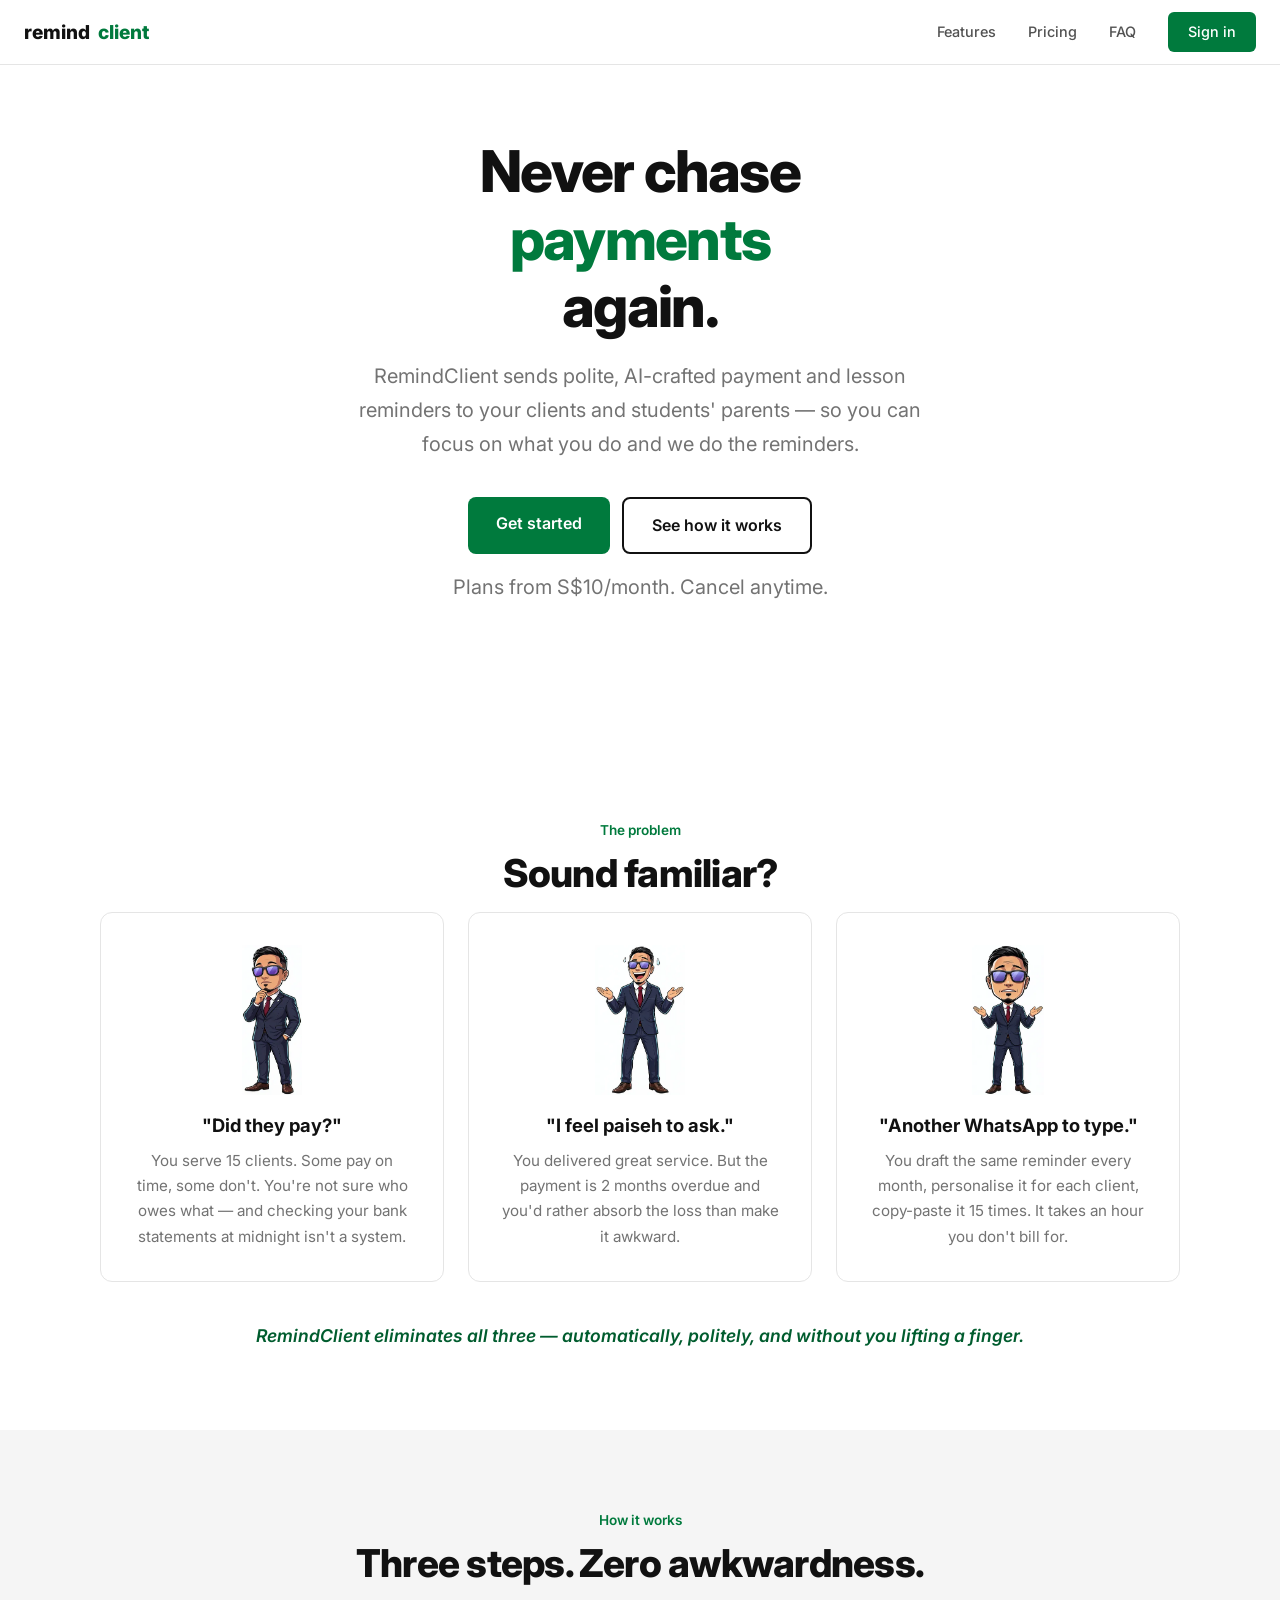
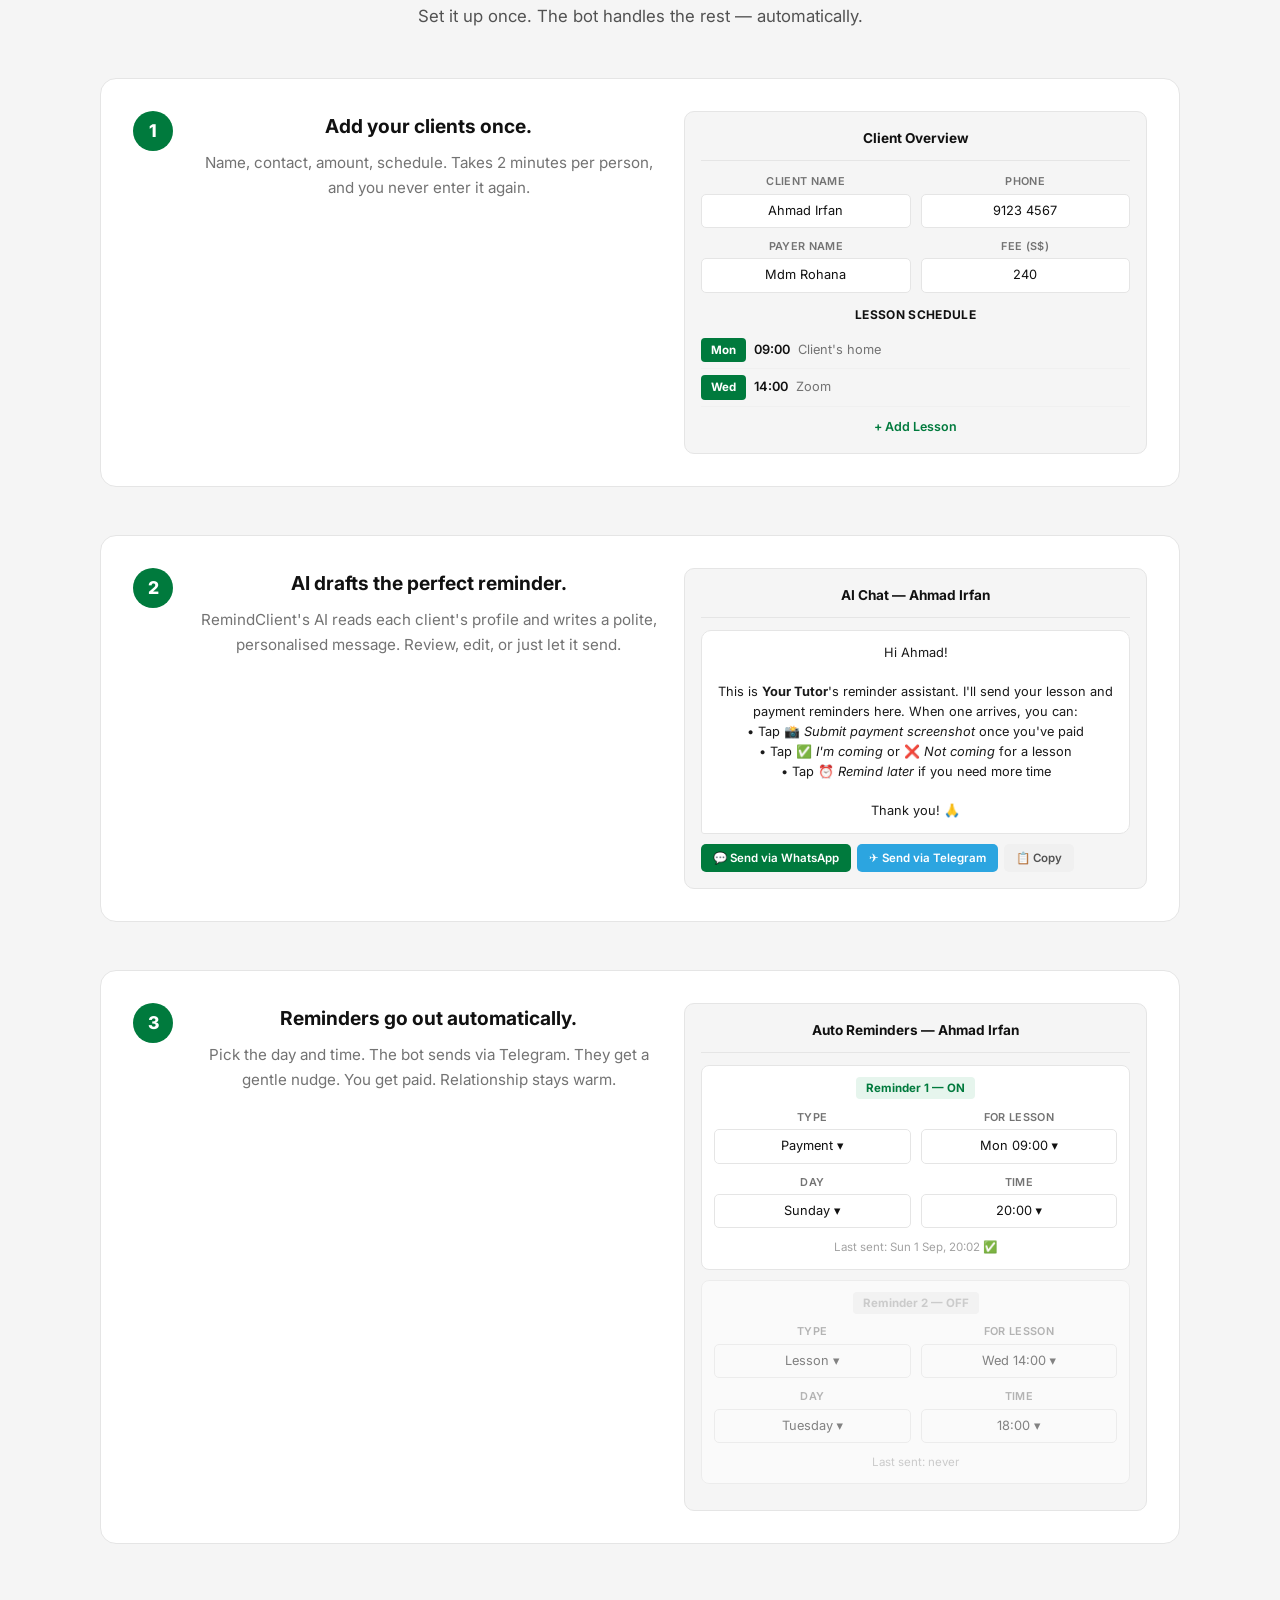
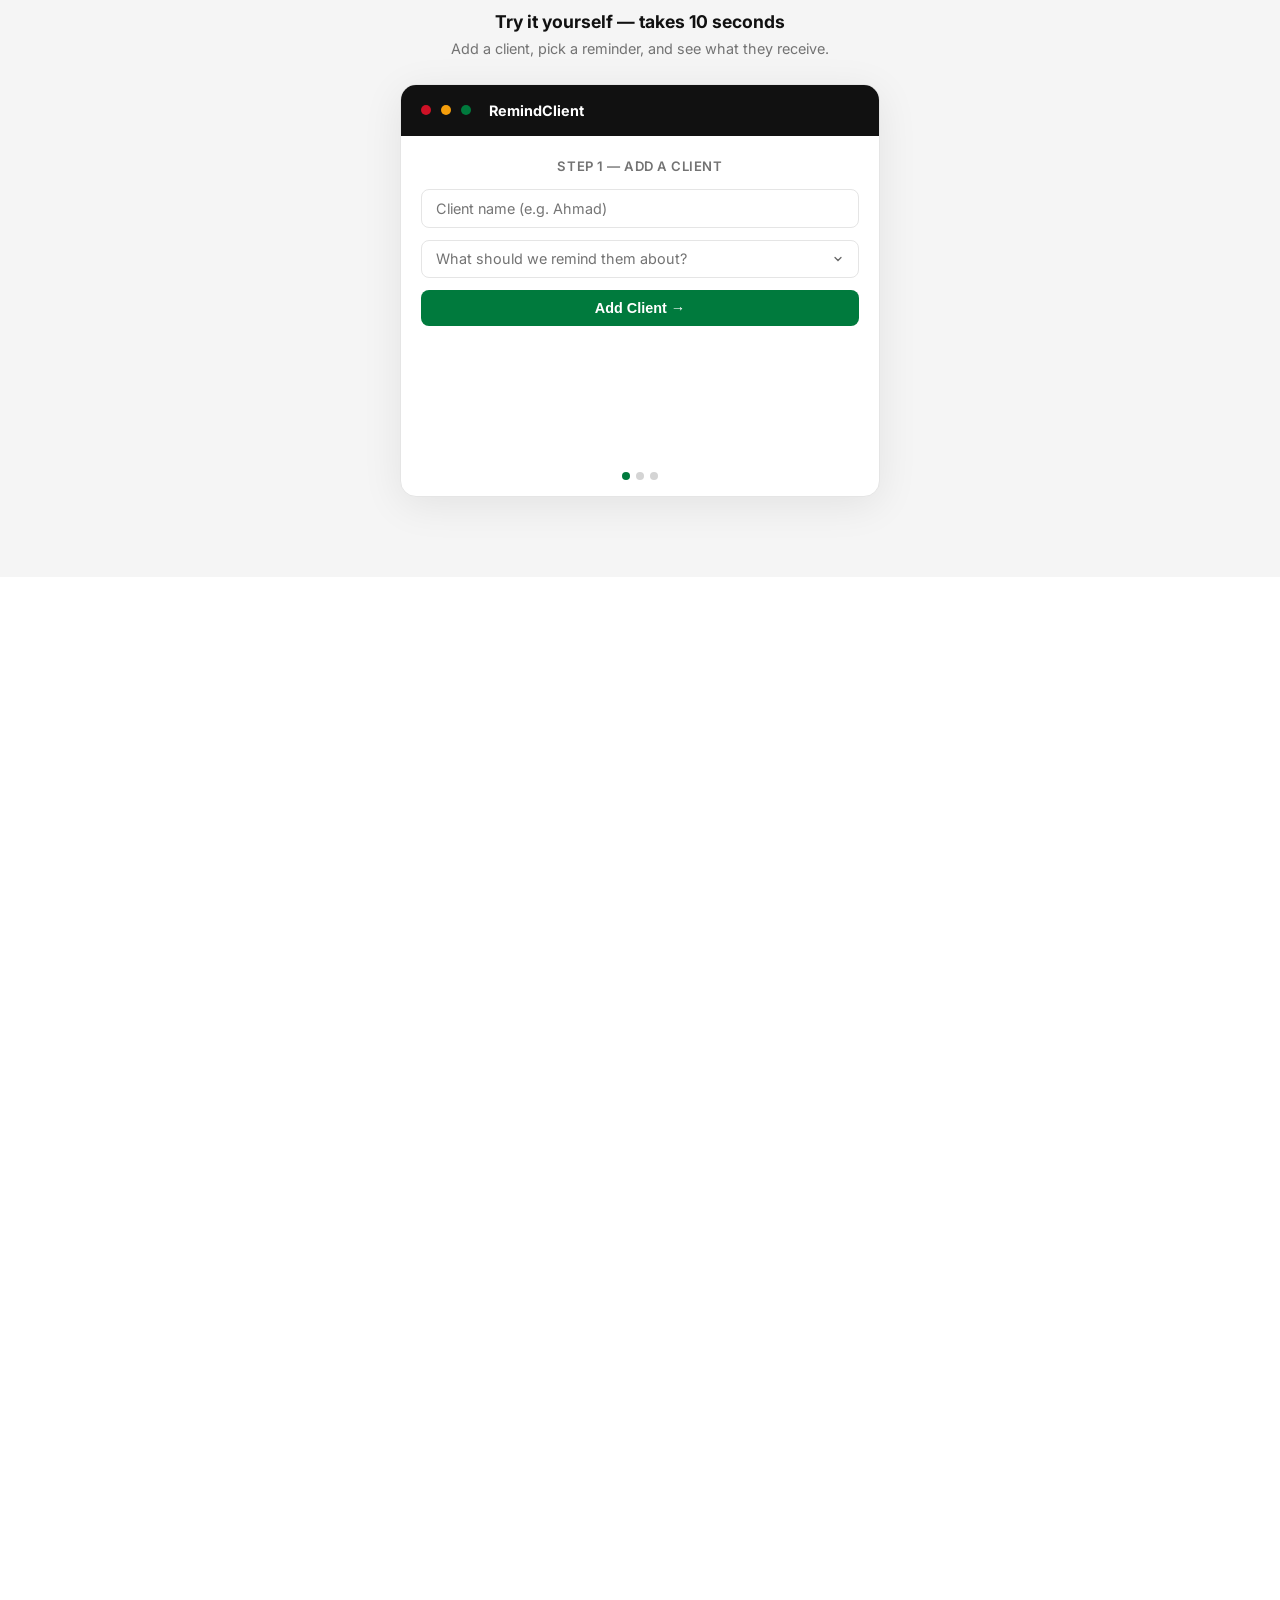
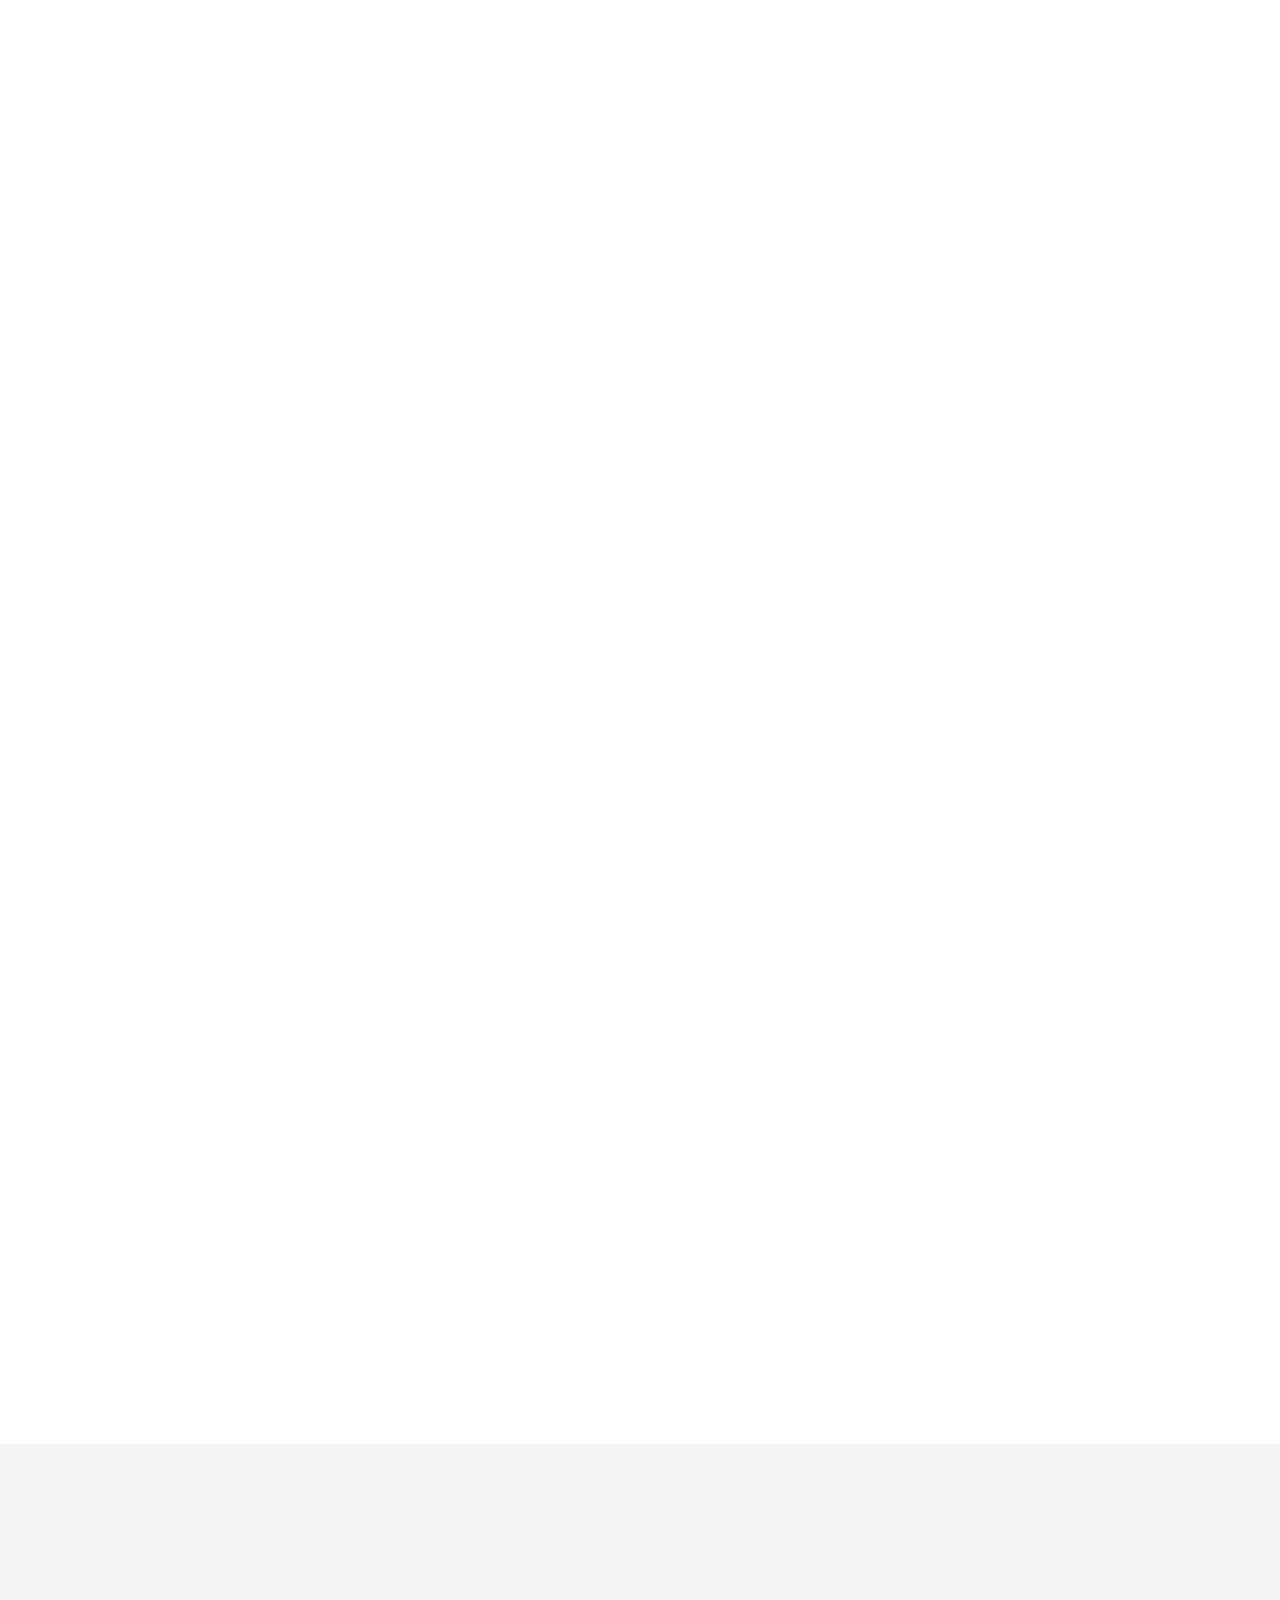
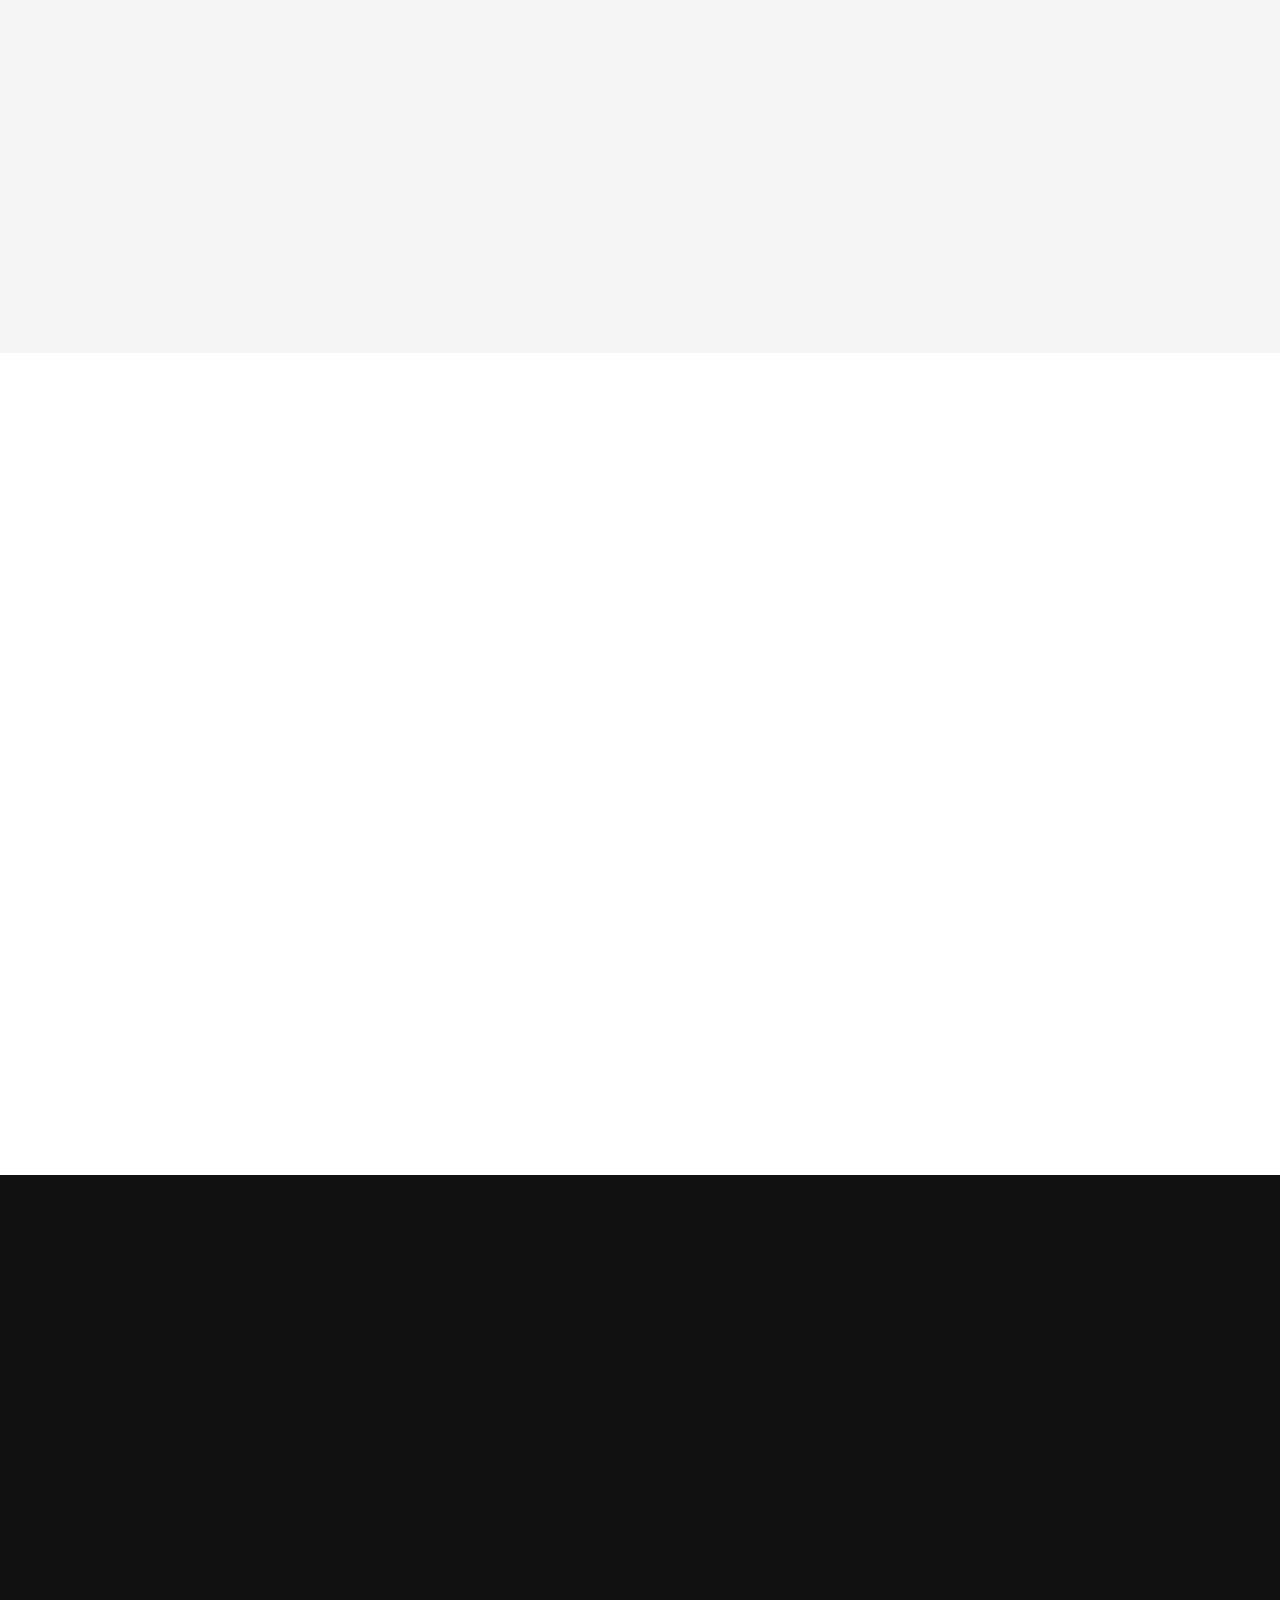
<file: index.html>
<!DOCTYPE html>
<html lang="en">
<head>
<meta charset="UTF-8">
<meta name="viewport" content="width=device-width, initial-scale=1.0">
<title>RemindClient — AI-Powered Reminders for Service Providers</title>
<link rel="canonical" href="https://remindclient.app/">
<meta name="description" content="AI-powered payment and appointment reminder app for tutors, coaches, freelancers, and landlords. Telegram & WhatsApp. Plans from S$10/month.">
<meta property="og:title" content="RemindClient by ShiftedTech">
<meta property="og:description" content="Never chase a payment again. AI-crafted reminders for service providers.">
<meta property="og:type" content="website">
<meta name="theme-color" content="#111111">
<link rel="icon" type="image/svg+xml" href="icons/icon.svg">
<link rel="icon" type="image/png" sizes="32x32" href="icons/favicon-32.png">
<link rel="apple-touch-icon" sizes="180x180" href="icons/apple-touch-icon.png">
<link rel="preconnect" href="https://fonts.googleapis.com">
<link rel="preconnect" href="https://fonts.gstatic.com" crossorigin>
<link rel="preload" href="https://fonts.googleapis.com/css2?family=Inter:wght@400;600;700&display=swap" as="style">
<link href="https://fonts.googleapis.com/css2?family=Inter:wght@400;600;700&display=swap" rel="stylesheet" media="print" onload="this.media='all'">
<noscript><link href="https://fonts.googleapis.com/css2?family=Inter:wght@400;600;700&display=swap" rel="stylesheet"></noscript>
<style>
*,*::before,*::after{box-sizing:border-box;margin:0;padding:0}
:root{
  --white:#FFFFFF;--off-white:#FAFAFA;--light-grey:#F5F5F5;
  --grey-100:#F0F0F0;--grey-200:#E5E5E5;--grey-300:#D4D4D4;
  --grey-400:#A3A3A3;--grey-500:#737373;--grey-600:#525252;
  --black:#111111;--near-black:#1A1A1A;--dark:#262626;
  --green:#007A3D;--green-dark:#005C2E;--green-light:#E6F5ED;--green-dim:#005C2E;
  --red:#CE1126;--red-dark:#A50D1E;--red-light:#FCE8EB;--red-dim:#A50D1E;
  --amber:#F59E0B;--amber-light:#FFFBEB;
}
html{scroll-behavior:smooth}
body{font-family:'Inter',-apple-system,BlinkMacSystemFont,"Segoe UI",Roboto,system-ui,sans-serif;color:var(--black);background:white;line-height:1.6;-webkit-font-smoothing:antialiased}
a{color:var(--blue-500);text-decoration:none}

/* NAV */
.nav{position:fixed;top:0;left:0;right:0;z-index:100;background:rgba(255,255,255,0.96);backdrop-filter:blur(12px);border-bottom:1px solid var(--grey-200);padding:0 24px;height:64px;display:flex;align-items:center;justify-content:space-between;max-width:1280px;margin:0 auto}
.nav-wrap{position:fixed;top:0;left:0;right:0;z-index:100;background:rgba(255,255,255,0.96);backdrop-filter:blur(12px);border-bottom:1px solid var(--grey-200)}
.nav-inner{max-width:1280px;margin:0 auto;padding:0 24px;height:64px;display:flex;align-items:center;justify-content:space-between}
.nav-logo{font-weight:800;font-size:1.2rem;color:var(--black);display:flex;align-items:center;gap:8px}
.nav-logo span{color:var(--green)}
.nav-links{display:flex;gap:32px;align-items:center}
.nav-links a{color:var(--grey-600);font-size:0.9rem;font-weight:500;transition:color 0.2s}
.nav-links a:hover{color:var(--black)}
.nav-cta{background:var(--green);color:white!important;padding:8px 20px;border-radius:6px;font-weight:600;font-size:0.9rem;transition:background 0.2s}
.nav-cta:hover{background:var(--green-dark)}
.nav-mobile{display:none;background:none;border:none;cursor:pointer;padding:8px}
.nav-mobile svg{width:24px;height:24px;color:var(--black)}

/* HERO */
.hero{padding:140px 24px 100px;text-align:center;background:white}
.hero-inner{max-width:720px;margin:0 auto}
.hero h1{font-size:clamp(2.4rem,5vw,3.6rem);font-weight:800;line-height:1.1;letter-spacing:-0.03em;color:var(--black);margin-bottom:20px;text-align:center}
.hero p{font-size:clamp(1.05rem,2vw,1.25rem);color:var(--grey-500);line-height:1.7;margin-bottom:36px;max-width:580px;margin-left:auto;margin-right:auto}
.hero-buttons{display:flex;gap:12px;justify-content:center;flex-wrap:wrap}
.btn-primary{background:var(--green);color:white;padding:14px 28px;border-radius:8px;font-weight:600;font-size:1rem;border:none;cursor:pointer;transition:background 0.2s,transform 0.1s}
.btn-primary:hover{background:var(--green-dark);transform:translateY(-1px)}
.btn-secondary{background:white;color:var(--black);padding:14px 28px;border-radius:8px;font-weight:600;font-size:1rem;border:2px solid var(--black);cursor:pointer;transition:all 0.2s}
.btn-secondary:hover{border-color:var(--black);background:var(--grey-100)}
.hero-note{margin-top:16px;font-size:0.85rem;color:var(--grey-400)}

/* SECTIONS */
section{padding:80px 24px}
.section-inner{max-width:1080px;margin:0 auto}
.section-label{font-size:0.85rem;font-weight:600;color:var(--green);margin-bottom:8px}
.section-title{font-size:clamp(1.8rem,3.5vw,2.4rem);font-weight:800;letter-spacing:-0.02em;line-height:1.2;margin-bottom:16px}
.section-subtitle{font-size:1.05rem;color:var(--grey-600);max-width:600px;line-height:1.7;margin-bottom:48px}
.centered{text-align:center}.centered .section-subtitle{margin-left:auto;margin-right:auto}

/* PROBLEM */
.problem-grid{display:grid;grid-template-columns:repeat(3,1fr);gap:24px}
.problem-card{padding:32px;border-radius:12px;border:1px solid var(--grey-200);background:white}
.problem-card .emoji{display:block;height:150px;width:auto;margin:0 auto 16px}
.problem-card h3{font-size:1.15rem;font-weight:700;margin-bottom:8px;color:var(--black)}
.problem-card p{color:var(--grey-500);font-size:0.95rem;line-height:1.65}
.problem-bottom{text-align:center;margin-top:40px;font-size:1.1rem;color:var(--green-dim);font-weight:600;font-style:italic}

/* HOW IT WORKS */
.steps{display:grid;grid-template-columns:repeat(3,1fr);gap:32px;counter-reset:step}
.step{position:relative;padding:32px;border-radius:12px;background:var(--light-grey);border:1px solid var(--grey-200)}
.step::before{counter-increment:step;content:counter(step);position:absolute;top:-14px;left:24px;width:28px;height:28px;border-radius:50%;background:var(--green);color:white;font-size:0.8rem;font-weight:700;display:flex;align-items:center;justify-content:center}
.step h3{font-size:1.1rem;font-weight:700;margin-bottom:8px;margin-top:4px}
.step p{color:var(--grey-500);font-size:0.95rem;line-height:1.65}

/* FEATURES */
.feature{display:grid;grid-template-columns:1fr 1fr;gap:64px;align-items:center;margin-bottom:80px}
.feature:nth-child(even){direction:rtl}.feature:nth-child(even)>*{direction:ltr}
.feature-text h3{font-size:1.5rem;font-weight:700;margin-bottom:12px;letter-spacing:-0.01em;color:var(--black)}
.feature-text p{color:var(--grey-500);font-size:1rem;line-height:1.7;margin-bottom:16px}
.feature-text ul{list-style:none;padding:0}
.feature-text li{padding:6px 0;color:var(--grey-600);font-size:0.95rem;padding-left:24px;position:relative}
.feature-text li::before{content:"→";position:absolute;left:0;color:var(--green);font-weight:600}
.feature-visual{border-radius:12px;background:var(--light-grey);border:1px solid var(--grey-200);padding:32px;min-height:280px;display:flex;align-items:center;justify-content:center;overflow:hidden}
.feature-mockup{width:100%;border-radius:8px;background:white;box-shadow:0 4px 24px rgba(0,0,0,0.08);padding:20px;font-size:0.85rem}
.chat-bubble{padding:12px 16px;border-radius:12px;margin-bottom:8px;max-width:85%;line-height:1.5}
.chat-bot{background:var(--grey-100);color:var(--near-black);border-bottom-left-radius:4px}
.chat-user{background:var(--red);color:white;margin-left:auto;border-bottom-right-radius:4px}
.chat-actions{display:flex;gap:8px;margin-top:12px}
.chat-actions span{padding:6px 12px;border-radius:6px;font-size:0.78rem;font-weight:600;cursor:default}
.chat-actions .wa{background:#007A3D;color:white}
.chat-actions .tg{background:#007A3D;color:white}
.chat-actions .cp{background:var(--slate-200);color:var(--slate-600)}
.phone-notif{background:white;border-radius:16px;box-shadow:0 2px 16px rgba(0,0,0,0.1);padding:16px;display:flex;gap:12px;align-items:flex-start;max-width:320px}
.phone-notif .icon{width:40px;height:40px;border-radius:10px;background:var(--green);display:flex;align-items:center;justify-content:center;color:white;font-size:1.2rem;flex-shrink:0}
.phone-notif .msg{font-size:0.82rem;color:var(--grey-600);line-height:1.5}
.phone-notif .msg strong{color:var(--black);display:block;margin-bottom:2px;font-size:0.85rem}
/* Payment tracking chat mock */
.pt-chat{width:100%;max-width:340px;background:white;border-radius:16px;box-shadow:0 2px 16px rgba(0,0,0,0.1);padding:14px;display:flex;flex-direction:column;gap:10px;font-size:0.8rem;line-height:1.5}
.pt-head{display:flex;align-items:center;gap:8px;font-weight:700;color:var(--black);font-size:0.85rem;padding-bottom:10px;border-bottom:1px solid var(--grey-200)}
.pt-avatar{width:28px;height:28px;border-radius:8px;background:var(--green);color:white;display:flex;align-items:center;justify-content:center;font-size:0.85rem}
.pt-bubble{max-width:85%;padding:9px 12px;border-radius:12px;color:var(--grey-600)}
.pt-in{background:var(--light-grey);border-bottom-left-radius:4px;align-self:flex-start}
.pt-out{background:var(--green-light);border-bottom-right-radius:4px;align-self:flex-end;padding:6px}
.pt-time{display:block;text-align:right;font-size:0.66rem;color:var(--grey-400);margin-top:3px}
.pt-out .pt-time{padding:0 4px}
.pt-shot{background:white;border-radius:8px;padding:10px 12px;min-width:190px;border:1px solid var(--grey-200)}
.pt-shot-top{display:flex;align-items:center;gap:6px;font-weight:700;color:var(--green);font-size:0.76rem}
.pt-check{width:16px;height:16px;border-radius:50%;background:var(--green);color:white;display:inline-flex;align-items:center;justify-content:center;font-size:0.62rem}
.pt-amount{font-size:1.2rem;font-weight:800;color:var(--black);margin:4px 0 6px;letter-spacing:-0.02em}
.pt-row{display:flex;justify-content:space-between;gap:12px;font-size:0.68rem;color:var(--grey-500);padding:2px 0;border-top:1px dashed var(--grey-200)}
.pt-row span:last-child{color:var(--black);font-weight:600;text-align:right}
.pt-stamp{align-self:center;background:var(--green);color:white;font-size:0.72rem;font-weight:700;padding:7px 16px;border-radius:12px;text-align:center;line-height:1.4}
.pt-stamp small{display:block;font-size:0.66rem;font-weight:500;opacity:0.85}
.notif-buttons{display:flex;flex-wrap:wrap;gap:6px;margin-top:8px}
.notif-buttons span{padding:4px 10px;border-radius:4px;font-size:0.72rem;font-weight:600}
.notif-buttons .yes{background:var(--green-light);color:var(--green-dim)}
.notif-buttons .receipt{background:var(--grey-100);color:var(--black)}
.notif-buttons .later{background:var(--grey-100);color:var(--grey-500)}
.cal-mock{width:100%}
.cal-grid{display:grid;grid-template-columns:repeat(7,1fr);gap:2px;font-size:0.75rem}
.cal-header{text-align:center;padding:6px 0;font-weight:600;color:var(--slate-400);font-size:0.7rem}
.cal-day{background:white;padding:4px 6px;min-height:48px;border-radius:4px;position:relative}
.cal-day .num{font-weight:600;color:var(--grey-600);font-size:0.72rem;margin-bottom:3px}
.cal-day.today .num{background:var(--green);color:white;width:20px;height:20px;border-radius:50%;display:flex;align-items:center;justify-content:center;font-size:0.65rem}
.cal-day .pill{font-size:0.6rem;padding:2px 4px;border-radius:3px;margin-bottom:2px;white-space:nowrap;overflow:hidden;text-overflow:ellipsis}
.pill-green{background:var(--green-50);color:var(--green-500);border-left:2px solid var(--green-500)}
.pill-amber{background:var(--amber-50);color:var(--amber-500);border-left:2px solid var(--amber-500)}
.pill-red{background:var(--red-50);color:var(--red-500);border-left:2px solid var(--red-500)}
.status-row{display:flex;gap:16px;justify-content:center;margin-top:12px;font-size:0.75rem}
.status-dot{width:8px;height:8px;border-radius:50%;display:inline-block;margin-right:4px}

/* WHO IS THIS FOR */
.audience-grid{display:grid;grid-template-columns:repeat(3,1fr);gap:20px}
.audience-card{padding:28px;border-radius:12px;border:1px solid var(--grey-200);background:white;transition:border-color 0.2s,box-shadow 0.2s}
.audience-card:hover{border-color:var(--green);box-shadow:0 4px 16px rgba(0,122,61,0.1)}
.audience-card .icon{display:block;height:130px;width:auto;margin:0 auto 12px}
.audience-card h3{font-size:1.05rem;font-weight:700;margin-bottom:6px}
.audience-card p{color:var(--grey-500);font-size:0.9rem;line-height:1.6}

/* PRICING */
.pricing-section{background:var(--light-grey)}
.pricing-grid{display:grid;grid-template-columns:repeat(3,1fr);gap:24px;align-items:stretch}
.pricing-card{background:white;border:1px solid var(--grey-200);border-radius:16px;padding:36px 28px;position:relative;transition:box-shadow 0.2s;display:flex;flex-direction:column}
.pricing-card:hover{box-shadow:0 8px 32px rgba(0,0,0,0.06)}
.pricing-card.featured{border-color:var(--green);box-shadow:0 4px 24px rgba(0,122,61,0.12);border-width:2px;padding:35px 27px}
.pricing-badge{position:absolute;top:-12px;left:50%;transform:translateX(-50%);background:var(--green);color:white;padding:4px 16px;border-radius:20px;font-size:0.75rem;font-weight:700}
.pricing-card h3{font-size:1.15rem;font-weight:700;margin-bottom:4px}
.pricing-card .desc{color:var(--grey-500);font-size:0.88rem;margin-bottom:20px;min-height:3.2em}
.pricing-price{margin-bottom:24px}
.pricing-price .amount{font-size:2.8rem;font-weight:800;letter-spacing:-0.03em;color:var(--black)}
.pricing-price .period{color:var(--grey-500);font-size:0.9rem}
.pricing-price .annual{color:var(--grey-400);font-size:0.82rem;margin-top:4px}
.pricing-features{list-style:none;padding:0;margin-bottom:28px}
.pricing-features li{padding:8px 0;font-size:0.9rem;color:var(--grey-600);display:flex;gap:10px;align-items:flex-start;line-height:1.5}
.pricing-features li::before{content:"✓";color:var(--green);font-weight:700;flex-shrink:0}
.pricing-btn{display:block;width:100%;margin-top:auto;padding:14px;border-radius:8px;text-align:center;font-weight:600;font-size:0.95rem;border:none;cursor:pointer;transition:all 0.2s}
.pricing-btn.primary{background:var(--green);color:white;border:2px solid transparent}
.pricing-btn.primary:hover{background:var(--green-dark)}
.pricing-btn.outline{background:white;color:var(--red);border:2px solid var(--red)}
.pricing-btn.outline:hover{background:var(--red-light);color:var(--red-dark)}

/* FAQ */
.faq-list{max-width:720px;margin:0 auto}
.faq-item{border-bottom:1px solid var(--grey-200);padding:20px 0}
.faq-q{font-weight:600;font-size:1.05rem;cursor:pointer;display:flex;justify-content:space-between;align-items:center;gap:16px;color:var(--slate-900)}
.faq-q::after{content:"+";font-size:1.4rem;color:var(--grey-400);transition:transform 0.2s;flex-shrink:0}
.faq-item.open .faq-q::after{transform:rotate(45deg)}
.faq-a{max-height:0;overflow:hidden;transition:max-height 0.3s ease,padding 0.3s ease;color:var(--grey-500);font-size:0.95rem;line-height:1.7}
.faq-item.open .faq-a{max-height:300px;padding-top:12px}

/* FOOTER CTA */
.footer-cta{background:var(--black);color:white;text-align:center;padding:80px 24px}
.footer-cta h2{font-size:clamp(1.8rem,3vw,2.4rem);font-weight:800;letter-spacing:-0.02em;margin-bottom:12px}
.footer-cta p{color:var(--grey-400);font-size:1.05rem;margin-bottom:32px;max-width:500px;margin-left:auto;margin-right:auto}
.footer-cta .btn-primary{background:var(--green);font-size:1.1rem;padding:16px 36px}
.footer-cta .btn-primary:hover{background:var(--green-dark)}
.footer-cta .dm-note{margin-top:24px;font-size:0.85rem;color:var(--grey-400)}

/* FOOTER */
footer{background:var(--near-black);color:var(--grey-400);padding:40px 24px;text-align:center;font-size:0.85rem}
footer a{color:var(--grey-300)}
footer .footer-links{display:flex;gap:24px;justify-content:center;margin-bottom:12px}


/* HOW IT WORKS — VISUAL STEPS */
.steps-visual{display:flex;flex-direction:column;gap:48px}
.step-card{display:grid;grid-template-columns:auto 1fr 1fr;gap:24px;align-items:start;background:white;border:1px solid var(--grey-200);border-radius:16px;padding:32px;transition:box-shadow 0.2s}
.step-card:hover{box-shadow:0 4px 20px rgba(0,0,0,0.06)}
.step-num{width:40px;height:40px;border-radius:50%;background:var(--green);color:white;font-size:1.1rem;font-weight:800;display:flex;align-items:center;justify-content:center;flex-shrink:0}
.step-content h3{font-size:1.2rem;font-weight:700;margin-bottom:8px;color:var(--black)}
.step-content p{color:var(--grey-500);font-size:0.95rem;line-height:1.65}
.step-mockup{border-radius:10px;overflow:hidden;border:1px solid var(--grey-200);background:var(--light-grey)}

/* Mock form */
.mock-form{padding:16px;font-size:0.8rem}
.mock-header{font-weight:700;font-size:0.85rem;color:var(--black);padding-bottom:10px;border-bottom:1px solid var(--grey-200);margin-bottom:12px}
.mock-row{display:grid;grid-template-columns:1fr 1fr;gap:10px;margin-bottom:10px}
.mock-field label{display:block;font-size:0.68rem;color:var(--grey-500);font-weight:600;margin-bottom:3px;text-transform:uppercase;letter-spacing:0.03em}
.mock-input{background:white;border:1px solid var(--grey-200);border-radius:5px;padding:6px 10px;font-size:0.8rem;color:var(--black)}
.mock-select{background:white;border:1px solid var(--grey-200);border-radius:5px;padding:6px 10px;font-size:0.8rem;color:var(--black)}
.mock-section-label{font-size:0.75rem;font-weight:700;color:var(--black);margin-top:12px;margin-bottom:8px;text-transform:uppercase;letter-spacing:0.03em}
.mock-lesson{display:flex;align-items:center;gap:8px;padding:6px 0;border-bottom:1px solid var(--grey-100);font-size:0.8rem}
.mock-pill{padding:3px 10px;border-radius:4px;font-size:0.72rem;font-weight:700;color:white}
.green-pill{background:var(--green)}
.mock-time{font-weight:600;color:var(--black)}
.mock-loc{color:var(--grey-500)}
.mock-add-btn{margin-top:10px;font-size:0.78rem;color:var(--green);font-weight:600;cursor:default}

/* Mock chat */
.mock-chat{padding:16px;font-size:0.8rem}
.mock-bubble{padding:12px 14px;border-radius:10px;margin-bottom:10px;line-height:1.55;font-size:0.8rem}
.bot-bubble{background:white;color:var(--near-black);border:1px solid var(--grey-200);border-bottom-left-radius:3px}
.mock-actions{display:flex;gap:6px;flex-wrap:wrap;margin-top:8px}
.mock-btn-wa{padding:5px 12px;border-radius:5px;background:var(--green);color:white;font-size:0.72rem;font-weight:600}
.mock-btn-tg{padding:5px 12px;border-radius:5px;background:#2CA5E0;color:white;font-size:0.72rem;font-weight:600}
.mock-btn-cp{padding:5px 12px;border-radius:5px;background:var(--grey-100);color:var(--grey-600);font-size:0.72rem;font-weight:600}

/* Mock reminders */
.mock-reminder-box{border:1px solid var(--grey-200);border-radius:8px;padding:12px;margin-bottom:10px;background:white}
.mock-reminder-box.dim{opacity:0.5}
.mock-reminder-top{margin-bottom:10px}
.mock-badge{padding:4px 10px;border-radius:4px;font-size:0.72rem;font-weight:700}
.mock-badge.on{background:var(--green-light);color:var(--green)}
.mock-badge.off{background:var(--grey-100);color:var(--grey-400)}
.mock-last-sent{font-size:0.72rem;color:var(--grey-400);margin-top:8px}

@media(max-width:768px){
  .step-card{grid-template-columns:1fr;gap:16px}
  .step-num{margin-bottom:-8px}
  .mock-row{grid-template-columns:1fr}
}


/* ROTATING HEADLINE */
.rotating-word-wrap{display:block;overflow:hidden;height:1.25em;line-height:1.25em;text-align:center}
.rotating-word{display:inline-block;color:var(--green);white-space:nowrap;transition:transform 0.4s ease,opacity 0.4s ease}
.rotating-word.slide-out{transform:translateY(-110%);opacity:0}
.rotating-word.slide-in{transform:translateY(110%);opacity:0}

/* SCROLL ANIMATIONS */
.reveal{opacity:0;transform:translateY(40px);transition:opacity 0.7s ease,transform 0.7s ease}
.reveal.visible{opacity:1;transform:translateY(0)}
.reveal-delay-1{transition-delay:0.1s}
.reveal-delay-2{transition-delay:0.2s}
.reveal-delay-3{transition-delay:0.3s}

/* PRICING TOGGLE */
.pricing-toggle{display:flex;align-items:center;justify-content:center;gap:12px;margin-bottom:40px}
.pricing-toggle span{font-size:0.95rem;font-weight:500;color:var(--grey-600);transition:color 0.3s}
.pricing-toggle span.active{color:var(--black);font-weight:700}
.toggle-switch{width:52px;height:28px;background:var(--grey-300);border-radius:14px;cursor:pointer;position:relative;transition:background 0.3s}
.toggle-switch.on{background:var(--green)}
.toggle-knob{width:22px;height:22px;background:white;border-radius:50%;position:absolute;top:3px;left:3px;transition:left 0.3s;box-shadow:0 1px 4px rgba(0,0,0,0.15)}
.toggle-switch.on .toggle-knob{left:27px}
.price-annual{display:none;font-size:0.82rem;color:var(--green);font-weight:600;margin-top:4px}
.price-annual.show{display:block}
.price-monthly{display:block}
.price-monthly.hide{display:none}

/* 3D TILT */
.tilt-card{transition:transform 0.2s ease,box-shadow 0.2s ease}

/* COUNTER ANIMATION */
.counter{display:inline-block}

/* INTERACTIVE DEMO */
.demo-container{max-width:480px;margin:0 auto;background:white;border-radius:16px;border:1px solid var(--grey-200);overflow:hidden;box-shadow:0 8px 40px rgba(0,0,0,0.08)}
.demo-header{background:var(--black);color:white;padding:14px 20px;font-weight:700;font-size:0.9rem;display:flex;align-items:center;gap:10px}
.demo-header .dot{width:10px;height:10px;border-radius:50%}
.demo-body{padding:20px;min-height:320px;display:flex;flex-direction:column;gap:12px}
.demo-step{display:none;flex-direction:column;gap:12px;animation:fadeUp 0.4s ease}
.demo-step.active{display:flex}
@keyframes fadeUp{from{opacity:0;transform:translateY(16px)}to{opacity:1;transform:translateY(0)}}
.demo-input{padding:10px 14px;border:1px solid var(--grey-200);border-radius:8px;font-size:0.9rem;font-family:inherit;outline:none;transition:border-color 0.2s}
.demo-input:focus{border-color:var(--green)}
.demo-btn{padding:10px 20px;border-radius:8px;font-weight:600;font-size:0.9rem;border:none;cursor:pointer;transition:all 0.2s}
.demo-btn-green{background:var(--green);color:white}
.demo-btn-green:hover{background:var(--green-dark)}
.demo-label{font-size:0.82rem;font-weight:600;color:var(--grey-500);text-transform:uppercase;letter-spacing:0.04em}
.demo-bubble{padding:14px 16px;border-radius:12px;font-size:0.88rem;line-height:1.6;max-width:90%}
.demo-bubble-bot{background:var(--light-grey);color:var(--near-black);border-bottom-left-radius:4px}
.demo-bubble-bot .typing{display:inline-block}
.demo-bubble-bot .typing span{display:inline-block;width:6px;height:6px;border-radius:50%;background:var(--grey-400);margin:0 2px;animation:blink 1.2s infinite}
.demo-bubble-bot .typing span:nth-child(2){animation-delay:0.2s}
.demo-bubble-bot .typing span:nth-child(3){animation-delay:0.4s}
@keyframes blink{0%,80%,100%{opacity:0.3}40%{opacity:1}}
.demo-notif{background:white;border:1px solid var(--grey-200);border-radius:12px;padding:14px;display:flex;gap:12px;align-items:flex-start;box-shadow:0 2px 12px rgba(0,0,0,0.06);animation:slideIn 0.5s ease}
@keyframes slideIn{from{opacity:0;transform:translateX(20px)}to{opacity:1;transform:translateX(0)}}
.demo-notif-icon{width:36px;height:36px;border-radius:8px;background:var(--green);color:white;display:flex;align-items:center;justify-content:center;font-size:1rem;flex-shrink:0}
.demo-notif-text{font-size:0.82rem;color:var(--grey-600);line-height:1.5}
.demo-notif-text strong{color:var(--black);display:block;margin-bottom:2px}
.demo-notif-btns{display:flex;flex-wrap:wrap;gap:6px;margin-top:8px}
.demo-select{background:white;color:var(--black);cursor:pointer;appearance:none;-webkit-appearance:none;padding-right:36px;background-image:url("data:image/svg+xml,%3Csvg xmlns='http://www.w3.org/2000/svg' width='12' height='12' viewBox='0 0 24 24' fill='none' stroke='%23666' stroke-width='2.5' stroke-linecap='round'%3E%3Cpath d='M6 9l6 6 6-6'/%3E%3C/svg%3E");background-repeat:no-repeat;background-position:right 14px center}
.demo-select:invalid{color:var(--grey-500)}
.demo-hint{font-size:0.82rem;color:var(--grey-500);margin-bottom:8px}
.demo-days{display:grid;grid-template-columns:repeat(7,1fr);gap:6px}
.demo-day{padding:9px 0;border:1px solid var(--grey-200);border-radius:8px;background:white;font-family:inherit;font-size:0.8rem;font-weight:600;color:var(--grey-600);cursor:pointer;transition:all 0.15s}
.demo-day:hover{border-color:var(--green);color:var(--green)}
.demo-day.selected{background:var(--green);border-color:var(--green);color:white}
.demo-missing{border-color:var(--red)!important;animation:demoNudge 0.3s ease}
@keyframes demoNudge{0%,100%{transform:translateX(0)}25%{transform:translateX(-4px)}75%{transform:translateX(4px)}}
.demo-notif-btns span{padding:4px 10px;border-radius:5px;font-size:0.72rem;font-weight:600}
.demo-progress{display:flex;gap:6px;justify-content:center;margin-top:16px}
.demo-dot{width:8px;height:8px;border-radius:50%;background:var(--grey-300);transition:background 0.3s}
.demo-dot.active{background:var(--green)}
.demo-restart{text-align:center;margin-top:12px;font-size:0.85rem;color:var(--green);font-weight:600;cursor:pointer}
.demo-restart:hover{text-decoration:underline}


/* STEP NUMBERS IN FEATURE LAYOUT */
.step-number{width:36px;height:36px;border-radius:50%;background:var(--green);color:white;font-size:1rem;font-weight:800;display:flex;align-items:center;justify-content:center;margin-bottom:12px;flex-shrink:0}
.steps-feature .feature{margin-bottom:64px}
.steps-feature .feature:last-child{margin-bottom:0}

/* RESPONSIVE */
@media(max-width:768px){
  .nav-links{display:none}
  .nav-mobile{display:block}
  .problem-grid,.steps,.audience-grid{grid-template-columns:1fr}
  .pricing-grid{grid-template-columns:1fr;max-width:420px;margin-left:auto;margin-right:auto}
  .feature{grid-template-columns:1fr;gap:32px}
  .feature:nth-child(even){direction:ltr}
  section{padding:60px 20px}
  .hero{padding:120px 20px 60px}
}
@media(max-width:480px){
  .demo-days{gap:4px}
  .demo-day{font-size:0.72rem;padding:8px 0}
  .hero-buttons{flex-direction:column;align-items:center}
  .hero-buttons .btn-primary,.hero-buttons .btn-secondary{width:100%;text-align:center}
}

section:not(.hero), .footer-cta, footer {
  content-visibility: auto;
  contain-intrinsic-size: 1px 700px;
}

</style>
</head>
<body>

<!-- NAV -->
<div id="scroll-progress" style="position:fixed;top:0;left:0;height:3px;background:var(--green);width:0%;z-index:9999;transition:width 0.1s linear"></div>
<header class="nav-wrap">
<div class="nav-inner">
  <a href="#" class="nav-logo">remind<span>client</span></a>
  <nav class="nav-links">
    <a href="#features">Features</a>
    <a href="#pricing">Pricing</a>
    <a href="#faq">FAQ</a>
    <a href="https://personal-gemini-journal-359006588697.asia-southeast1.run.app" class="nav-cta">Sign in</a>
  </nav>
  <button class="nav-mobile" onclick="document.querySelector('.nav-links').classList.toggle('show')" aria-label="Menu">
    <svg fill="none" stroke="currentColor" stroke-width="2" viewBox="0 0 24 24"><path d="M4 6h16M4 12h16M4 18h16"/></svg>
  </button>
</div>
</header>

<main id="main-content">

<!-- HERO -->
<section class="hero">
<div class="hero-inner">
  <h1>Never chase<span class="rotating-word-wrap"><span id="rotating-word" class="rotating-word">payments</span></span>again.</h1>
  <p>RemindClient sends polite, AI-crafted payment and lesson reminders to your clients and students' parents — so you can focus on what you do and we do the reminders.</p>
  <div class="hero-buttons">
    <a href="https://personal-gemini-journal-359006588697.asia-southeast1.run.app/apply" class="btn-primary">Get started</a>
    <a href="#how" class="btn-secondary">See how it works</a>
  </div>
  <p class="hero-note">Plans from S$10/month. Cancel anytime.</p>
</div>
</section>

<!-- PROBLEM -->
<section>
<div class="section-inner centered">
  <p class="section-label">The problem</p>
  <h2 class="section-title">Sound familiar?</h2>
  <div class="problem-grid">
    <div class="problem-card reveal">
      <img class="emoji" src="images/think.webp" alt="Mascot thinking, hand on chin" width="195" height="480" loading="lazy">
      <h3>"Did they pay?"</h3>
      <p>You serve 15 clients. Some pay on time, some don't. You're not sure who owes what — and checking your bank statements at midnight isn't a system.</p>
    </div>
    <div class="problem-card reveal reveal-delay-1">
      <img class="emoji" src="images/paiseh.webp" alt="Mascot laughing nervously" width="285" height="480" loading="lazy">
      <h3>"I feel paiseh to ask."</h3>
      <p>You delivered great service. But the payment is 2 months overdue and you'd rather absorb the loss than make it awkward.</p>
    </div>
    <div class="problem-card reveal reveal-delay-2">
      <img class="emoji" src="images/shrug.webp" alt="Mascot shrugging, fed up" width="233" height="480" loading="lazy">
      <h3>"Another WhatsApp to type."</h3>
      <p>You draft the same reminder every month, personalise it for each client, copy-paste it 15 times. It takes an hour you don't bill for.</p>
    </div>
  </div>
  <p class="problem-bottom">RemindClient eliminates all three — automatically, politely, and without you lifting a finger.</p>
</div>
</section>

<!-- HOW IT WORKS -->
<section id="how" style="background:var(--light-grey)">
<div class="section-inner centered">
  <p class="section-label">How it works</p>
  <h2 class="section-title">Three steps. Zero awkwardness.</h2>
  <p class="section-subtitle">Set it up once. The bot handles the rest — automatically.</p>
  <div class="steps-visual">

    <!-- Step 1 -->
    <div class="step-card reveal">
      <div class="step-num">1</div>
      <div class="step-content">
        <h3>Add your clients once.</h3>
        <p>Name, contact, amount, schedule. Takes 2 minutes per person, and you never enter it again.</p>
      </div>
      <div class="step-mockup">
        <div class="mock-form">
          <div class="mock-header">Client Overview</div>
          <div class="mock-row">
            <div class="mock-field">
              <label>Client Name</label>
              <div class="mock-input">Ahmad Irfan</div>
            </div>
            <div class="mock-field">
              <label>Phone</label>
              <div class="mock-input">9123 4567</div>
            </div>
          </div>
          <div class="mock-row">
            <div class="mock-field">
              <label>Payer Name</label>
              <div class="mock-input">Mdm Rohana</div>
            </div>
            <div class="mock-field">
              <label>Fee (S$)</label>
              <div class="mock-input">240</div>
            </div>
          </div>
          <div class="mock-section-label">Lesson Schedule</div>
          <div class="mock-lesson">
            <span class="mock-pill green-pill">Mon</span>
            <span class="mock-time">09:00</span>
            <span class="mock-loc">Client's home</span>
          </div>
          <div class="mock-lesson">
            <span class="mock-pill green-pill">Wed</span>
            <span class="mock-time">14:00</span>
            <span class="mock-loc">Zoom</span>
          </div>
          <div class="mock-add-btn">+ Add Lesson</div>
        </div>
      </div>
    </div>

    <!-- Step 2 -->
    <div class="step-card reveal reveal-delay-1">
      <div class="step-num">2</div>
      <div class="step-content">
        <h3>AI drafts the perfect reminder.</h3>
        <p>RemindClient's AI reads each client's profile and writes a polite, personalised message. Review, edit, or just let it send.</p>
      </div>
      <div class="step-mockup">
        <div class="mock-chat">
          <div class="mock-header">AI Chat — Ahmad Irfan</div>
          <div class="mock-bubble bot-bubble">
            Hi Ahmad!<br><br>
            This is <strong>Your Tutor</strong>'s reminder assistant. I'll send your lesson and payment reminders here. When one arrives, you can:<br>
            • Tap 📸 <em>Submit payment screenshot</em> once you've paid<br>
            • Tap ✅ <em>I'm coming</em> or ❌ <em>Not coming</em> for a lesson<br>
            • Tap ⏰ <em>Remind later</em> if you need more time<br><br>
            Thank you! 🙏
          </div>
          <div class="mock-actions">
            <span class="mock-btn-wa">💬 Send via WhatsApp</span>
            <span class="mock-btn-tg">✈️ Send via Telegram</span>
            <span class="mock-btn-cp">📋 Copy</span>
          </div>
        </div>
      </div>
    </div>

    <!-- Step 3 -->
    <div class="step-card reveal reveal-delay-2">
      <div class="step-num">3</div>
      <div class="step-content">
        <h3>Reminders go out automatically.</h3>
        <p>Pick the day and time. The bot sends via Telegram. They get a gentle nudge. You get paid. Relationship stays warm.</p>
      </div>
      <div class="step-mockup">
        <div class="mock-form">
          <div class="mock-header">Auto Reminders — Ahmad Irfan</div>
          <div class="mock-reminder-box">
            <div class="mock-reminder-top">
              <span class="mock-badge on">Reminder 1 — ON</span>
            </div>
            <div class="mock-row">
              <div class="mock-field">
                <label>Type</label>
                <div class="mock-select">Payment ▾</div>
              </div>
              <div class="mock-field">
                <label>For Lesson</label>
                <div class="mock-select">Mon 09:00 ▾</div>
              </div>
            </div>
            <div class="mock-row">
              <div class="mock-field">
                <label>Day</label>
                <div class="mock-select">Sunday ▾</div>
              </div>
              <div class="mock-field">
                <label>Time</label>
                <div class="mock-select">20:00 ▾</div>
              </div>
            </div>
            <div class="mock-last-sent">Last sent: Sun 1 Sep, 20:02 ✅</div>
          </div>
          <div class="mock-reminder-box dim">
            <div class="mock-reminder-top">
              <span class="mock-badge off">Reminder 2 — OFF</span>
            </div>
            <div class="mock-row">
              <div class="mock-field">
                <label>Type</label>
                <div class="mock-select">Lesson ▾</div>
              </div>
              <div class="mock-field">
                <label>For Lesson</label>
                <div class="mock-select">Wed 14:00 ▾</div>
              </div>
            </div>
            <div class="mock-row">
              <div class="mock-field">
                <label>Day</label>
                <div class="mock-select">Tuesday ▾</div>
              </div>
              <div class="mock-field">
                <label>Time</label>
                <div class="mock-select">18:00 ▾</div>
              </div>
            </div>
            <div class="mock-last-sent">Last sent: never</div>
          </div>
        </div>
      </div>
    </div>

  </div>

  <!-- Interactive Demo -->
  <div style="margin-top:64px" class="reveal">
    <div style="text-align:center;margin-bottom:24px">
      <p style="font-size:1.1rem;font-weight:700;color:var(--black)">Try it yourself — takes 10 seconds</p>
      <p style="font-size:0.9rem;color:var(--grey-500)">Add a client, pick a reminder, and see what they receive.</p>
    </div>
    <div class="demo-container">
      <div class="demo-header">
        <div class="dot" style="background:var(--red)"></div>
        <div class="dot" style="background:var(--amber)"></div>
        <div class="dot" style="background:var(--green)"></div>
        <span style="margin-left:8px">RemindClient</span>
      </div>
      <div class="demo-body">
        <!-- Step 1: Add a client -->
        <div class="demo-step active" id="demo-1">
          <p class="demo-label">Step 1 — Add a client</p>
          <input class="demo-input" id="demo-name" type="text" placeholder="Client name (e.g. Ahmad)" maxlength="40" aria-label="Client name">
          <select class="demo-input demo-select" id="demo-type" aria-label="What should we remind them about?" onchange="demoTypeChanged()" required>
            <option value="" selected disabled>What should we remind them about?</option>
            <option value="payment">💰 Payment reminder</option>
            <option value="lesson">📅 Lesson reminder</option>
          </select>
          <input class="demo-input" id="demo-amount" type="text" inputmode="decimal" placeholder="Amount in S$ (e.g. 240)" value="240" aria-label="Payment amount in Singapore Dollars" hidden>
          <div id="demo-days-wrap" hidden>
            <p class="demo-hint">Which day is the lesson?</p>
            <div class="demo-days" id="demo-days">
              <button type="button" class="demo-day" data-day="Monday">Mon</button>
              <button type="button" class="demo-day" data-day="Tuesday">Tue</button>
              <button type="button" class="demo-day" data-day="Wednesday">Wed</button>
              <button type="button" class="demo-day" data-day="Thursday">Thu</button>
              <button type="button" class="demo-day" data-day="Friday">Fri</button>
              <button type="button" class="demo-day" data-day="Saturday">Sat</button>
              <button type="button" class="demo-day" data-day="Sunday">Sun</button>
            </div>
          </div>
          <button class="demo-btn demo-btn-green" onclick="demoStep2()">Add Client →</button>
        </div>
        <!-- Step 2: AI drafts -->
        <div class="demo-step" id="demo-2">
          <p class="demo-label">Step 2 — AI drafts the reminder</p>
          <div class="demo-bubble demo-bubble-bot" id="demo-typing">
            <div class="typing"><span></span><span></span><span></span></div>
          </div>
          <div class="demo-bubble demo-bubble-bot" id="demo-message" style="display:none"></div>
          <div id="demo-send-btns" style="display:none;flex-wrap:wrap;gap:8px">
            <button class="demo-btn demo-btn-green" onclick="demoStep3()" style="font-size:0.85rem">⏰ Set Auto-Reminder →</button>
          </div>
        </div>
        <!-- Step 3: Client receives it -->
        <div class="demo-step" id="demo-3">
          <p class="demo-label">Step 3 — Client receives it</p>
          <div class="demo-notif" id="demo-notif">
            <div class="demo-notif-icon">✈️</div>
            <div class="demo-notif-text">
              <strong>RemindClient Bot</strong>
              <span id="demo-notif-msg"></span>
              <div class="demo-notif-btns" id="demo-notif-btns"></div>
            </div>
          </div>
          <div id="demo-outcome" style="text-align:center;margin-top:16px;padding:12px;background:var(--green-light);border-radius:8px;font-size:0.88rem;color:var(--green);font-weight:600"></div>
        </div>
      </div>
      <div class="demo-progress">
        <div class="demo-dot active" id="dot-1"></div>
        <div class="demo-dot" id="dot-2"></div>
        <div class="demo-dot" id="dot-3"></div>
      </div>
      <div class="demo-restart" id="demo-restart" style="display:none" onclick="demoReset()">↺ Try again</div>
      <div style="height:16px"></div>
    </div>
  </div>

</div>
</section>

<!-- FEATURES -->
<section id="features">
<div class="section-inner">
  <div class="centered" style="margin-bottom:64px">
    <p class="section-label">Features</p>
    <h2 class="section-title">Everything you need. Nothing you don't.</h2>
  </div>

  <!-- Feature 1: AI Draft -->
  <div class="feature reveal">
    <div class="feature-text">
      <h3>AI Reminder Drafting</h3>
      <p>The AI reads your client's actual data — name, amount due, last payment date — and writes a reminder that sounds like you wrote it yourself.</p>
      <ul>
        <li>"Make it shorter."</li>
        <li>"Add my PayNow number."</li>
        <li>"Say it in Malay."</li>
        <li>"Make it more urgent — third month already."</li>
      </ul>
    </div>
    <div class="feature-visual">
      <div class="feature-mockup">
        <div class="chat-bubble chat-user">Draft a payment reminder for Ahmad — 2 months overdue</div>
        <div class="chat-bubble chat-bot">Hi Ahmad! Just a friendly reminder that your payment of S$240 is due. You can PayNow to 9123 4567. Thank you! 🙏</div>
        <div class="chat-bubble chat-user">Make it shorter and add "for September and October"</div>
        <div class="chat-bubble chat-bot">Hi Ahmad! Your S$240 for Sep + Oct is due. PayNow to 9123 4567. Thank you! 🙏</div>
        <div class="chat-actions">
          <span class="wa">💬 WhatsApp</span>
          <span class="tg">✈️ Telegram</span>
          <span class="cp">📋 Copy</span>
        </div>
      </div>
    </div>
  </div>

  <!-- Feature 2: Auto-send -->
  <div class="feature reveal">
    <div class="feature-text">
      <h3>Auto-Send via Telegram</h3>
      <p>Set 2 automatic reminders per client — pick the day and time. That's it.</p>
      <p>The bot sends on schedule. No tapping, no copy-pasting, no remembering. Works while you're teaching. Works while you're on holiday.</p>
    </div>
    <div class="feature-visual">
      <div class="phone-notif">
        <div class="icon">✈️</div>
        <div class="msg">
          <strong>RemindClient Bot</strong>
          Hi Ahmad! Just a friendly reminder that your payment of S$240 is due. You can PayNow to 9123 4567. Thank you! 🙏
          <div class="notif-buttons">
            <span class="yes">📸 Submit payment screenshot</span>
            <span class="later">⏰ Remind later</span>
          </div>
        </div>
      </div>
    </div>
  </div>

  <!-- Feature 3: WhatsApp -->
  <div class="feature reveal">
    <div class="feature-text">
      <h3>WhatsApp One-Tap Send</h3>
      <p>For clients not on Telegram: tap once. WhatsApp opens. Message is already written — amount, name, PayNow details, everything.</p>
      <p>One tap. One second. Zero typing.</p>
    </div>
    <div class="feature-visual" style="background:#E6F5ED;border-color:#C2E5D0">
      <div class="feature-mockup" style="background:#F5F5F5;padding:16px;border-radius:12px">
        <div style="background:#E6F5ED;padding:10px 14px;border-radius:8px;border-bottom-right-radius:2px;font-size:0.85rem;color:#303030;max-width:280px;margin-left:auto;line-height:1.5">
          Hi Ahmad! Your S$240 for Sep + Oct is due. PayNow to 9123 4567. Thank you! 🙏
          <div style="text-align:right;font-size:0.7rem;color:#8D9FA5;margin-top:4px">10:02 AM ✓✓</div>
        </div>
      </div>
    </div>
  </div>

  <!-- Feature 4: Calendar -->
  <div class="feature reveal">
    <div class="feature-text">
      <h3>Visual Calendar</h3>
      <p>See your entire month at a glance. Colour-coded by payment status. Tap a day to see who's booked. Tap a session to edit it.</p>
    </div>
    <div class="feature-visual">
      <div class="cal-mock">
        <div class="cal-grid">
          <div class="cal-header">Mon</div><div class="cal-header">Tue</div><div class="cal-header">Wed</div><div class="cal-header">Thu</div><div class="cal-header">Fri</div><div class="cal-header">Sat</div><div class="cal-header">Sun</div>
          <div class="cal-day"><div class="num">1</div><div class="pill pill-green">09:00 Ahmad</div></div>
          <div class="cal-day"><div class="num">2</div></div>
          <div class="cal-day"><div class="num">3</div><div class="pill pill-amber">14:00 Priya</div></div>
          <div class="cal-day"><div class="num">4</div></div>
          <div class="cal-day"><div class="num">5</div><div class="pill pill-red">16:00 Wei Ling</div></div>
          <div class="cal-day"><div class="num">6</div><div class="pill pill-green">09:00 Marcus</div></div>
          <div class="cal-day"><div class="num">7</div></div>
          <div class="cal-day today"><div class="num">8</div><div class="pill pill-green">10:00 Ahmad</div></div>
          <div class="cal-day"><div class="num">9</div></div>
          <div class="cal-day"><div class="num">10</div><div class="pill pill-amber">14:00 Priya</div></div>
          <div class="cal-day"><div class="num">11</div></div>
          <div class="cal-day"><div class="num">12</div><div class="pill pill-red">16:00 Wei Ling</div><div class="pill pill-green">17:00 Siti</div></div>
          <div class="cal-day"><div class="num">13</div><div class="pill pill-green">09:00 Marcus</div></div>
          <div class="cal-day"><div class="num">14</div></div>
        </div>
        <div class="status-row">
          <span><span class="status-dot" style="background:var(--green)"></span> Paid</span>
          <span><span class="status-dot" style="background:var(--amber-500)"></span> Due</span>
          <span><span class="status-dot" style="background:var(--red-500)"></span> Overdue</span>
        </div>
      </div>
    </div>
  </div>

  <!-- Feature 5: Payment tracking -->
  <div class="feature reveal">
    <div class="feature-text">
      <h3>Payment Tracking Without the Need to Ask</h3>
      <p>Your client replies to the reminder with a screenshot of their transfer — right there in the chat. No chasing, no awkward "have you paid?" messages.</p>
      <p>Every screenshot is kept in the chat, stamped with the date it arrived, so you always know who paid and when.</p>
    </div>
    <div class="feature-visual">
      <div class="pt-chat">
        <div class="pt-head"><span class="pt-avatar">✈️</span> RemindClient Bot</div>
        <div class="pt-bubble pt-in">
          Hi Ahmad! Just a friendly reminder that your payment of S$240 is due. You can PayNow to 9123 4567. Thank you! 🙏
          <span class="pt-time">10:00 AM</span>
        </div>
        <div class="pt-bubble pt-out">
          <div class="pt-shot">
            <div class="pt-shot-top"><span class="pt-check">✓</span> Transfer Successful</div>
            <div class="pt-amount">S$240.00</div>
            <div class="pt-row"><span>To</span><span>PayNow 9123 4567</span></div>
            <div class="pt-row"><span>Date</span><span>12 Sep 2026, 10:14 AM</span></div>
          </div>
          <span class="pt-time">10:14 AM ✓✓</span>
        </div>
        <div class="pt-stamp">📸 Payment screenshot received<small>12 Sep 2026 · 10:14 AM</small></div>
      </div>
    </div>
  </div>


</div>
</section>

<!-- WHO IS THIS FOR -->
<section style="background:var(--light-grey)">
<div class="section-inner centered">
  <p class="section-label" style="color:var(--red)">Who is this for</p>
  <h2 class="section-title">Built for anyone who provides a service and needs to remind clients.</h2>
  <p class="section-subtitle">If you provide a service and your clients need reminding — this is for you.</p>
  <div class="audience-grid">
    <div class="audience-card reveal">
      <img class="icon" src="images/tutor.webp" alt="Mascot carrying a stack of books" width="268" height="480" loading="lazy">
      <h3>Tutors & Teachers</h3>
      <p>Private tutors, home tutors, music teachers — remind parents about fees and upcoming lessons automatically.</p>
    </div>
    <div class="audience-card reveal reveal-delay-1">
      <img class="icon" src="images/asatizah.webp" alt="Mascot with Quran and prayer beads in front of a mosque" width="284" height="480" loading="lazy">
      <h3>Asatizah & Religious Teachers</h3>
      <p>Quran teachers, ustaz/ustazah — send polite reminders without the awkwardness. Teaching is ibadah; collecting shouldn't be a burden.</p>
    </div>
    <div class="audience-card reveal reveal-delay-2">
      <img class="icon" src="images/coach.webp" alt="Mascot with a barbell and stopwatch" width="352" height="480" loading="lazy">
      <h3>Coaches & Trainers</h3>
      <p>Fitness coaches, martial arts instructors, swimming coaches — your clients stay on track with session and payment reminders.</p>
    </div>
    <div class="audience-card reveal reveal-delay-0">
      <img class="icon" src="images/landlord.webp" alt="Mascot holding cash in front of a house" width="331" height="480" loading="lazy">
      <h3>Landlords & Property Owners</h3>
      <p>Tenants who "forgot" to pay rent. Set a monthly reminder and the bot asks for you — every single month, on time.</p>
    </div>
    <div class="audience-card reveal reveal-delay-1">
      <img class="icon" src="images/think.webp" alt="Mascot in a suit, thinking" width="195" height="480" loading="lazy">
      <h3>Freelancers & Service Providers</h3>
      <p>Designers, photographers, consultants — stop sending awkward "just following up" emails. Let the bot follow up for you.</p>
    </div>
    <div class="audience-card reveal reveal-delay-2">
      <img class="icon" src="images/shrug.webp" alt="Mascot with open hands" width="233" height="480" loading="lazy">
      <h3>Anyone Who Provides a Service</h3>
      <p>If someone owes you for a service you've delivered and you'd rather not be the one who asks — RemindClient asks for you.</p>
    </div>
  </div>
</div>
</section>

<!-- PRICING -->
<section id="pricing" class="pricing-section">
<div class="section-inner centered">
  <p class="section-label" style="color:var(--red)">Pricing</p>
  <h2 class="section-title">Simple pricing. No surprises.</h2>
  <p class="section-subtitle">Pay monthly or yearly. Switch plans or cancel anytime.</p>
  <div class="pricing-toggle">
    <span class="active" id="toggle-monthly">Monthly</span>
    <div class="toggle-switch" id="pricing-switch" onclick="togglePricing()">
      <div class="toggle-knob"></div>
    </div>
    <span id="toggle-annual">Annual <span style="color:var(--green-dark);font-weight:600">(save up to 17%)</span></span>
  </div>
  <div class="pricing-grid">

    <div class="pricing-card reveal tilt-card">
      <h3>Starter</h3>
      <p class="desc">For freelancers and solo service providers</p>
      <div class="pricing-price">
        <span class="amount" data-monthly="10" data-annual="100">S$10</span><span class="period" data-monthly="/month" data-annual="/year">/month</span>
        <div class="price-annual" id="save-starter">Save S$20/year</div>
      </div>
      <ul class="pricing-features">
        <li>Up to 20 clients</li>
        <li>AI reminder drafting (20/day)</li>
        <li>2 auto-reminders per client</li>
        <li>Telegram auto-send</li>
        <li>WhatsApp one-tap send</li>
        <li>Visual calendar</li>
        <li>Payment tracking</li>
      </ul>
      <a href="https://personal-gemini-journal-359006588697.asia-southeast1.run.app/apply" class="pricing-btn primary" style="display:block;text-decoration:none">Get started</a>
    </div>

    <div class="pricing-card featured reveal reveal-delay-1 tilt-card">
      <div class="pricing-badge">Most popular</div>
      <h3>Professional</h3>
      <p class="desc">For busy professionals with serious volume</p>
      <div class="pricing-price">
        <span class="amount" data-monthly="25" data-annual="250">S$25</span><span class="period" data-monthly="/month" data-annual="/year">/month</span>
        <div class="price-annual" id="save-pro">Save S$50/year</div>
      </div>
      <ul class="pricing-features">
        <li>Everything in Starter</li>
        <li>Up to 50 clients</li>
        <li>AI drafting (50/day)</li>
        <li>Monthly payment report</li>
        <li>Bulk actions</li>
        <li>Session notes per client</li>
        <li>Custom reminder templates</li>
      </ul>
      <a href="mailto:fahmymahamud@gmail.com?subject=Book%20a%20RemindClient%20Demo&body=I%20want%20to%20book%20a%20demo." class="pricing-btn outline" style="display:block;text-decoration:none">Book a Demo</a>
    </div>

    <div class="pricing-card reveal reveal-delay-2 tilt-card">
      <h3>Centre</h3>
      <p class="desc">For organisations with multiple staff</p>
      <div class="pricing-price">
        <span class="amount" data-monthly="80" data-annual="800">S$80</span><span class="period" data-monthly="/month" data-annual="/year">/month</span>
        <div class="price-annual" id="save-centre">Save S$160/year</div>
      </div>
      <ul class="pricing-features">
        <li>Everything in Professional</li>
        <li>Up to 200 clients (+S$0.50 each after)</li>
        <li>Unlimited user accounts</li>
        <li>Admin dashboard</li>
        <li>Role-based access control</li>
        <li>Revenue analytics</li>
        <li>CSV import</li>
        <li>Custom branding</li>
        <li>Priority support</li>
      </ul>
      <a href="mailto:fahmymahamud@gmail.com?subject=Book%20a%20RemindClient%20Demo&body=I%20want%20to%20book%20a%20demo." class="pricing-btn outline" style="display:block;text-decoration:none">Book a Demo</a>
    </div>

  </div>
</div>
</section>

<!-- FAQ -->
<section id="faq">
<div class="section-inner">
  <div class="centered" style="margin-bottom:48px">
    <p class="section-label">FAQ</p>
    <h2 class="section-title">Questions people actually ask.</h2>
  </div>
  <div class="faq-list">
    <div class="faq-item">
      <div class="faq-q" onclick="this.parentElement.classList.toggle('open')">Is my data safe?</div>
      <div class="faq-a">Yes. Every account's data is completely isolated — you can never see another person's clients, and they can never see yours. We use Google Cloud with server-side security. Your data never leaves Singapore's servers.</div>
    </div>
    <div class="faq-item">
      <div class="faq-q" onclick="this.parentElement.classList.toggle('open')">Do my clients need to install an app?</div>
      <div class="faq-a">No. Reminders arrive via Telegram or WhatsApp — apps they already use. Zero downloads, zero setup for them.</div>
    </div>
    <div class="faq-item">
      <div class="faq-q" onclick="this.parentElement.classList.toggle('open')">Can I use this for something other than tutoring?</div>
      <div class="faq-a">Absolutely. Anywhere you need to politely remind someone about a payment or an appointment — tenants, freelance clients, shared expenses, regular bookings — RemindClient handles it. The AI adapts to your context.</div>
    </div>
    <div class="faq-item">
      <div class="faq-q" onclick="this.parentElement.classList.toggle('open')">Can I write my own reminder messages?</div>
      <div class="faq-a">Yes. The AI drafts a suggestion, but you can edit it, rewrite it, or type your own from scratch. You can also ask the AI to change the tone: "make it more formal", "translate to Malay", "add my PayNow QR link".</div>
    </div>
    <div class="faq-item">
      <div class="faq-q" onclick="this.parentElement.classList.toggle('open')">How do I pay?</div>
      <div class="faq-a">Pick a plan and pay via PayNow (bank transfer coming soon), monthly or yearly. If your plan lapses, your account simply stops sending reminders — your data stays safe and accessible for 30 days.</div>
    </div>
    <div class="faq-item">
      <div class="faq-q" onclick="this.parentElement.classList.toggle('open')">I run an organisation, not a solo practice. Does this work for us?</div>
      <div class="faq-a">Yes — the Centre plan is built for exactly this. Each staff member gets their own login and sees only their own clients. The admin sees everyone: all staff, all clients, all payments, one dashboard.</div>
    </div>
    <div class="faq-item">
      <div class="faq-q" onclick="this.parentElement.classList.toggle('open')">What about WhatsApp auto-send?</div>
      <div class="faq-a">We currently support Telegram for automatic sending and WhatsApp for one-tap manual send. Full WhatsApp Business API auto-send is coming soon and will be included in the Centre plan at no extra cost.</div>
    </div>
  </div>
</div>
</section>

</main>

<!-- FOOTER CTA -->
<div class="footer-cta">
  <h2>You provide the service. We handle the reminders.</h2>
  <p>Plans from S$10/month — no lock-in, no awkward conversations.</p>
  <a href="https://personal-gemini-journal-359006588697.asia-southeast1.run.app/apply" class="btn-primary">Get Started</a>
  <p class="dm-note">Questions? DM us "REMIND" on Instagram <a href="https://instagram.com/careershifttechguy" style="color:#4ade80;text-decoration:underline;font-weight:600">@careershifttechguy</a></p>
</div>

<!-- FOOTER -->
<footer>
  <div class="footer-links">
    <a href="#features">Features</a>
    <a href="#pricing">Pricing</a>
    <a href="#faq">FAQ</a>
    <a href="https://instagram.com/careershifttechguy">Instagram</a>
  </div>
  <p>RemindClient by Fahmy Mahamud · ShiftedTech · 2026</p>
</footer>


<script>

// ===== LAND AT TOP ON PAGE LOAD =====
// Scroll restoration
if ('scrollRestoration' in history) {
  history.scrollRestoration = 'manual';
}

// ===== SCROLL PROGRESS BAR =====
window.addEventListener('scroll', () => {
  const h = document.documentElement;
  const pct = (h.scrollTop / (h.scrollHeight - h.clientHeight)) * 100;
  document.getElementById('scroll-progress').style.width = pct + '%';
});

// ===== ROTATING HEADLINE =====
const words = ['payments', 'tenants', 'student fees', 'clients', 'invoices'];
let wordIdx = 0;
const el = document.getElementById('rotating-word');
function rotateWord() {
  el.classList.add('slide-out');
  setTimeout(() => {
    wordIdx = (wordIdx + 1) % words.length;
    el.textContent = words[wordIdx];
    el.classList.remove('slide-out');
    el.classList.add('slide-in');
    requestAnimationFrame(() => {
      requestAnimationFrame(() => el.classList.remove('slide-in'));
    });
  }, 400);
}
setTimeout(() => {
  setInterval(rotateWord, 3200);
}, 4000);

// ===== SCROLL REVEAL =====
const reveals = document.querySelectorAll('.reveal');
const revealObs = new IntersectionObserver((entries) => {
  entries.forEach(e => { if (e.isIntersecting) { e.target.classList.add('visible'); revealObs.unobserve(e.target); }});
}, { threshold: 0.05 });
reveals.forEach(el => revealObs.observe(el));

// ===== PRICING TOGGLE =====
let isAnnual = false;
function togglePricing() {
  isAnnual = !isAnnual;
  const sw = document.getElementById('pricing-switch');
  sw.classList.toggle('on', isAnnual);
  document.getElementById('toggle-monthly').classList.toggle('active', !isAnnual);
  document.getElementById('toggle-annual').classList.toggle('active', isAnnual);
  document.querySelectorAll('.pricing-price .amount').forEach(el => {
    const val = isAnnual ? el.dataset.annual : el.dataset.monthly;
    if (val) { el.style.transform = 'scale(0.8)'; el.style.opacity = '0.5';
      setTimeout(() => { el.textContent = 'S$' + val; el.style.transform = 'scale(1)'; el.style.opacity = '1'; }, 150);
    }
  });
  document.querySelectorAll('.pricing-price .period').forEach(el => {
    const val = isAnnual ? el.dataset.annual : el.dataset.monthly;
    if (val) el.textContent = val;
  });
  document.querySelectorAll('.price-annual').forEach(el => el.classList.toggle('show', isAnnual));
}

// ===== 3D TILT ON CARDS =====
document.querySelectorAll('.tilt-card').forEach(card => {
  card.addEventListener('mousemove', e => {
    const r = card.getBoundingClientRect();
    const x = (e.clientX - r.left) / r.width - 0.5;
    const y = (e.clientY - r.top) / r.height - 0.5;
    card.style.transform = `perspective(800px) rotateY(${x*6}deg) rotateX(${-y*6}deg) scale(1.02)`;
    card.style.boxShadow = `${-x*10}px ${y*10}px 30px rgba(0,0,0,0.08)`;
  });
  card.addEventListener('mouseleave', () => {
    card.style.transform = ''; card.style.boxShadow = '';
  });
});

// ===== INTERACTIVE DEMO =====
function setDemoStep(n) {
  [1,2,3].forEach(i => {
    document.getElementById('demo-'+i).classList.toggle('active', i===n);
    document.getElementById('dot-'+i).classList.toggle('active', i<=n);
  });
  document.getElementById('demo-restart').style.display = n===3 ? 'block' : 'none';
}

// Two tracks: 'payment' asks for an amount, 'lesson' asks for a day.
const demo = { type: '', day: '', msg: '' };

const DEMO_REPLIES = {
  payment: [
    ['📸 Submit payment screenshot', 'background:var(--green-light);color:var(--green)'],
    ['⏰ Remind later', 'background:var(--grey-100);color:var(--grey-500)'],
  ],
  lesson: [
    ["✅ I'm coming", 'background:var(--green-light);color:var(--green)'],
    ['❌ Not coming', 'background:var(--red-light);color:var(--red)'],
    ['⏰ Remind later', 'background:var(--grey-100);color:var(--grey-500)'],
  ],
};

const DEMO_OUTCOME = {
  payment: "✅ Client received it — and you'll receive their payment screenshot.",
  lesson: "✅ Client received it — and you'll get a reply on whether they're coming.",
};

function demoNudge(el) {
  el.classList.remove('demo-missing');
  void el.offsetWidth;
  el.classList.add('demo-missing');
  setTimeout(() => el.classList.remove('demo-missing'), 1200);
}

function demoTypeChanged() {
  demo.type = document.getElementById('demo-type').value;
  document.getElementById('demo-amount').hidden = demo.type !== 'payment';
  document.getElementById('demo-days-wrap').hidden = demo.type !== 'lesson';
}

document.querySelectorAll('.demo-day').forEach(btn => btn.addEventListener('click', () => {
  document.querySelectorAll('.demo-day').forEach(b => b.classList.toggle('selected', b === btn));
  demo.day = btn.dataset.day;
}));

function demoStep2() {
  const name = document.getElementById('demo-name').value.trim() || 'Ahmad';
  if (!demo.type) return demoNudge(document.getElementById('demo-type'));
  if (demo.type === 'lesson' && !demo.day) return demoNudge(document.getElementById('demo-days'));

  if (demo.type === 'payment') {
    const raw = document.getElementById('demo-amount').value.trim().replace(/^S?\$\s*/i, '');
    const amount = raw || '240';
    demo.msg = `Hi ${name}! Just a friendly reminder that your payment of S$${amount} is due. `
      + 'You can PayNow to 9123 4567. Thank you! 🙏';
  } else {
    demo.msg = `Hi ${name}! Just a reminder that your lesson is on ${demo.day}. `
      + 'Please let me know if you can make it. See you then! 😊';
  }

  setDemoStep(2);
  document.getElementById('demo-typing').style.display = 'block';
  document.getElementById('demo-message').style.display = 'none';
  document.getElementById('demo-send-btns').style.display = 'none';
  setTimeout(() => {
    document.getElementById('demo-typing').style.display = 'none';
    const bubble = document.getElementById('demo-message');
    bubble.style.display = 'block';
    bubble.textContent = demo.msg;   // text, not HTML: the name is whatever the visitor typed
    document.getElementById('demo-send-btns').style.display = 'flex';
  }, 1800);
}

function demoStep3() {
  setDemoStep(3);
  document.getElementById('demo-notif-msg').textContent = demo.msg;
  document.getElementById('demo-notif-btns').replaceChildren(...DEMO_REPLIES[demo.type].map(([label, style]) => {
    const chip = document.createElement('span');
    chip.textContent = label;
    chip.style.cssText = style;
    return chip;
  }));
  document.getElementById('demo-outcome').textContent = DEMO_OUTCOME[demo.type];
}

function demoReset() {
  document.getElementById('demo-name').value = '';
  document.getElementById('demo-type').value = '';
  document.getElementById('demo-amount').value = '240';
  document.querySelectorAll('.demo-day').forEach(b => b.classList.remove('selected'));
  Object.assign(demo, { type: '', day: '', msg: '' });
  demoTypeChanged();
  setDemoStep(1);
}


// ===== SCROLL TO TOP BUTTON =====
const scrollBtn = document.getElementById('scroll-top');
window.addEventListener('scroll', () => {
  if (window.scrollY > 600) {
    scrollBtn.style.display = 'flex';
  } else {
    scrollBtn.style.display = 'none';
  }
});

// ===== NAV MOBILE TOGGLE =====
const style = document.createElement('style');
style.textContent = '.nav-links.show{display:flex!important;position:absolute;top:64px;right:0;background:white;flex-direction:column;padding:16px 24px;border:1px solid var(--grey-200);border-radius:0 0 12px 12px;box-shadow:0 8px 24px rgba(0,0,0,0.08);gap:12px}';
document.head.appendChild(style);
</script>

<button id="scroll-top" onclick="window.scrollTo({top:0,behavior:'smooth'})" aria-label="Scroll to top" style="position:fixed;bottom:24px;right:24px;width:48px;height:48px;border-radius:50%;background:var(--black);color:white;border:none;cursor:pointer;font-size:1.2rem;display:none;align-items:center;justify-content:center;box-shadow:0 4px 16px rgba(0,0,0,0.15);z-index:99;transition:opacity 0.3s,transform 0.3s" onmouseover="this.style.transform='scale(1.1)'" onmouseout="this.style.transform='scale(1)'">↑</button>
</body>
</html>
</file>
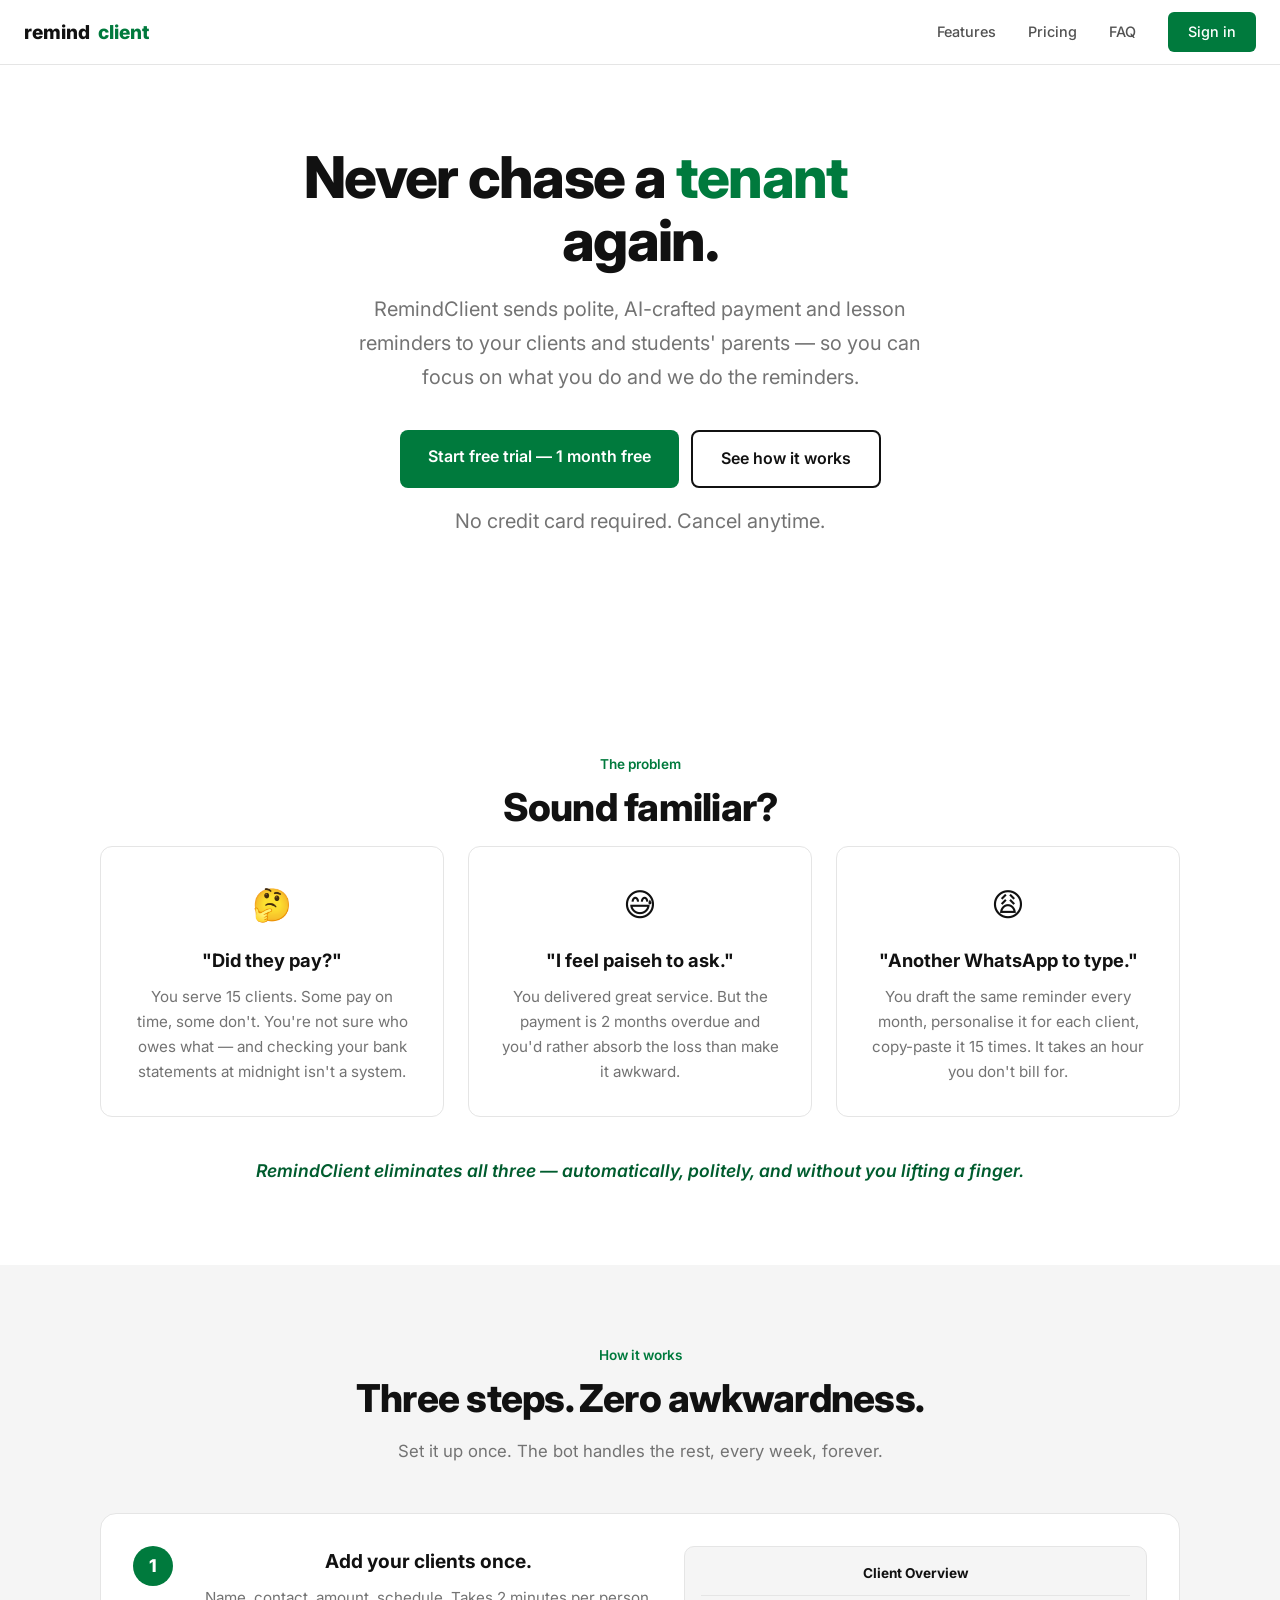
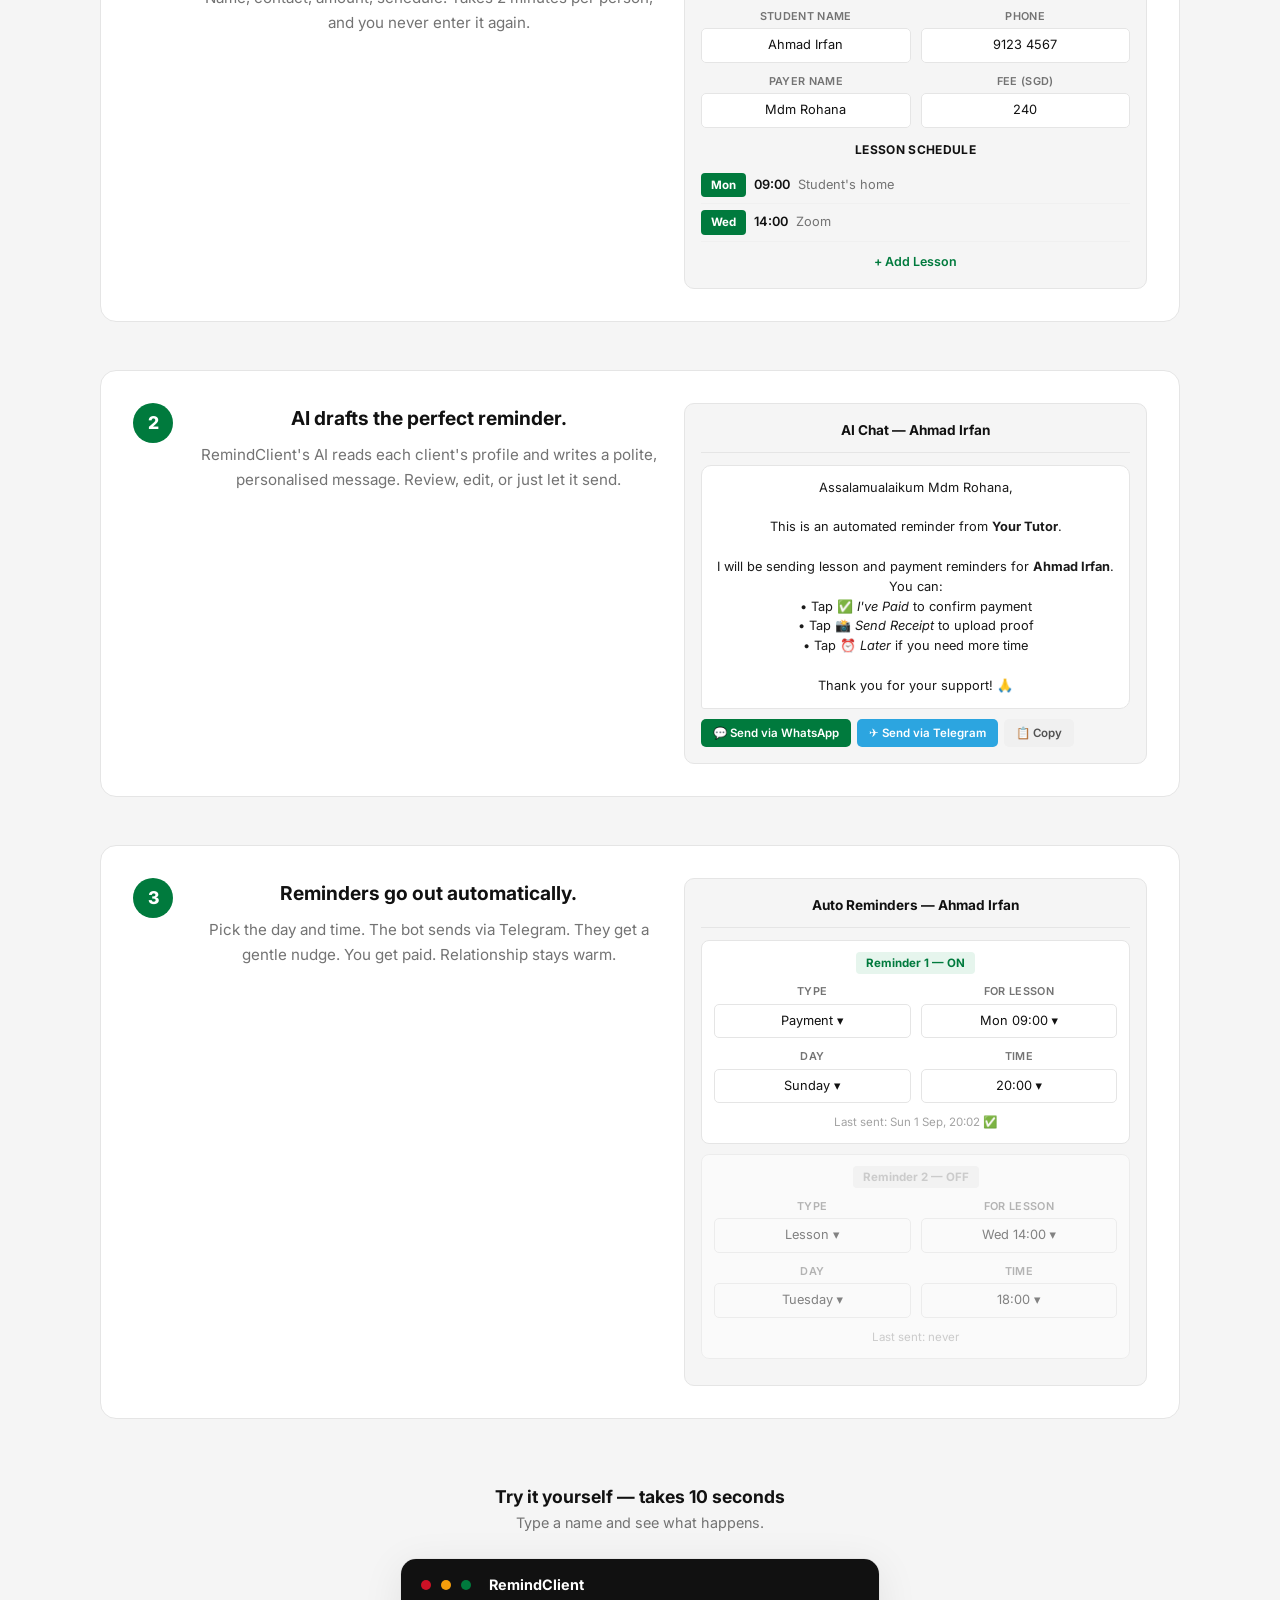
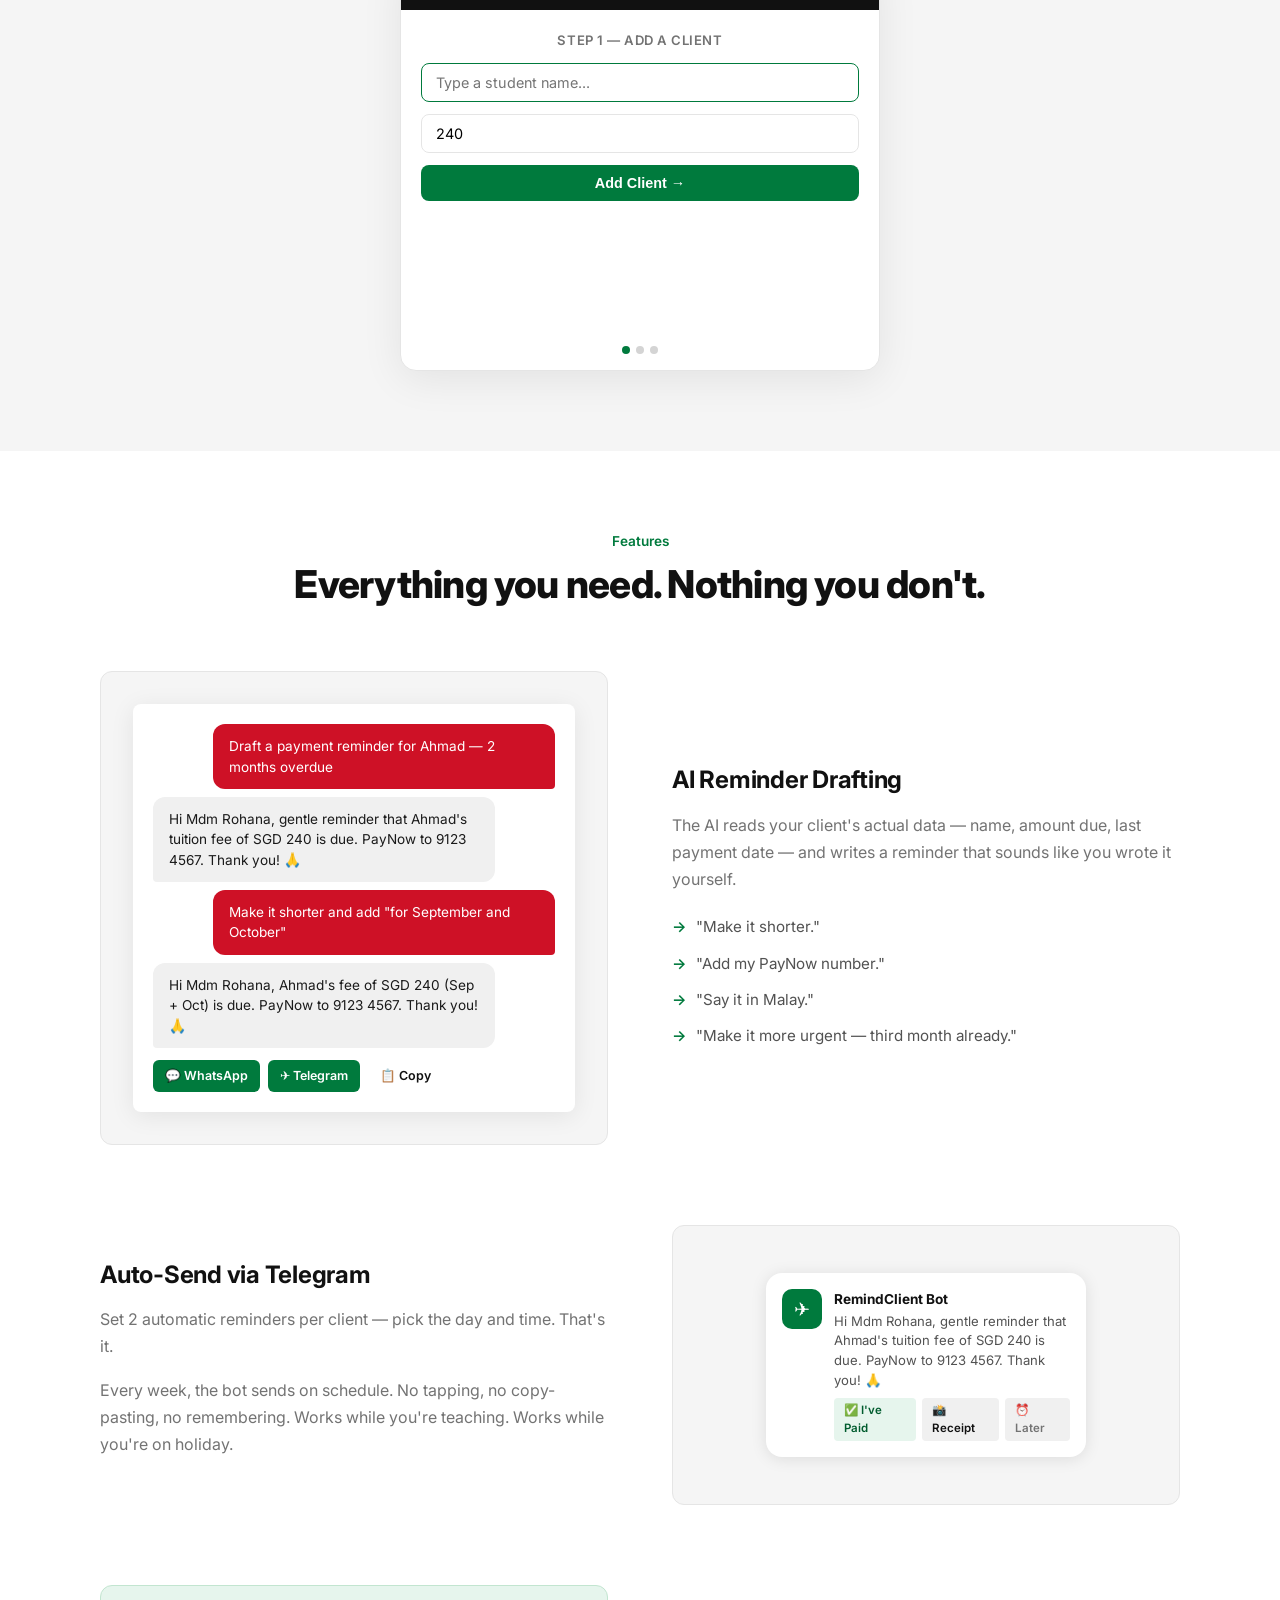
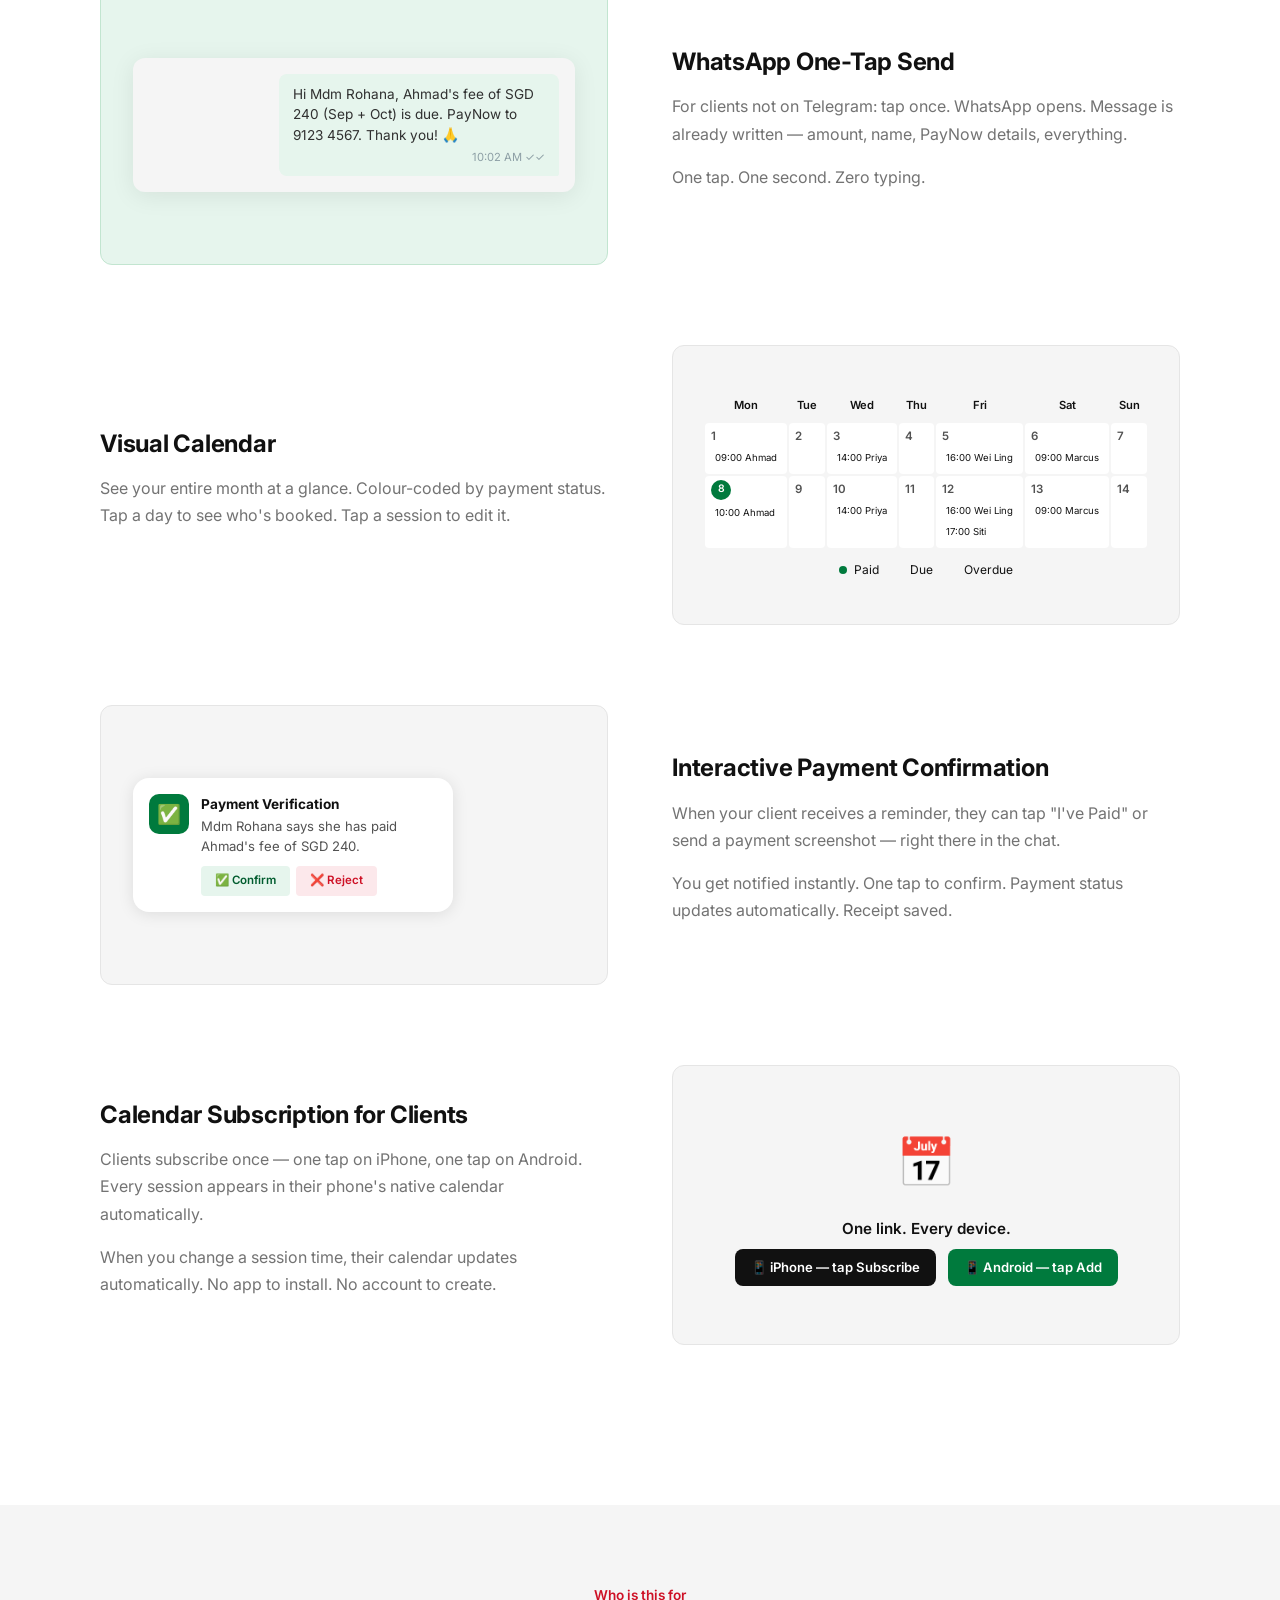
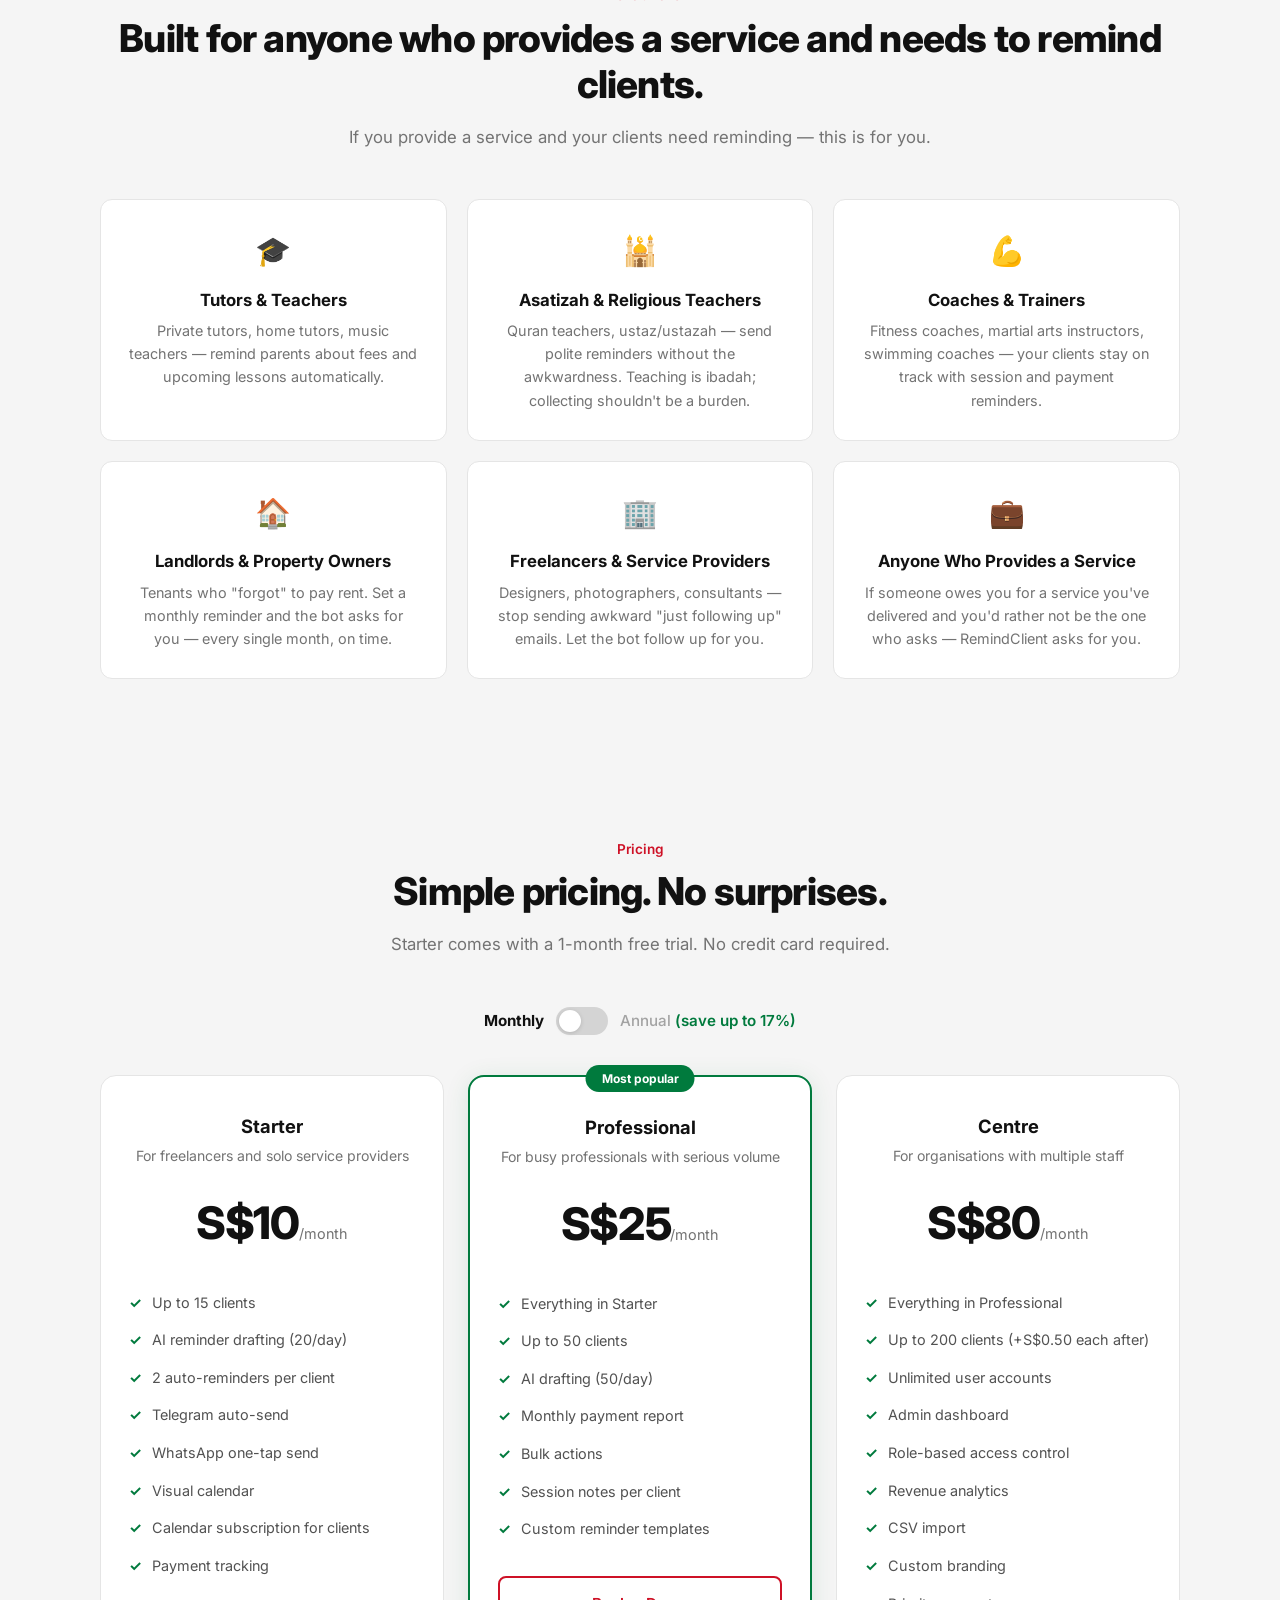
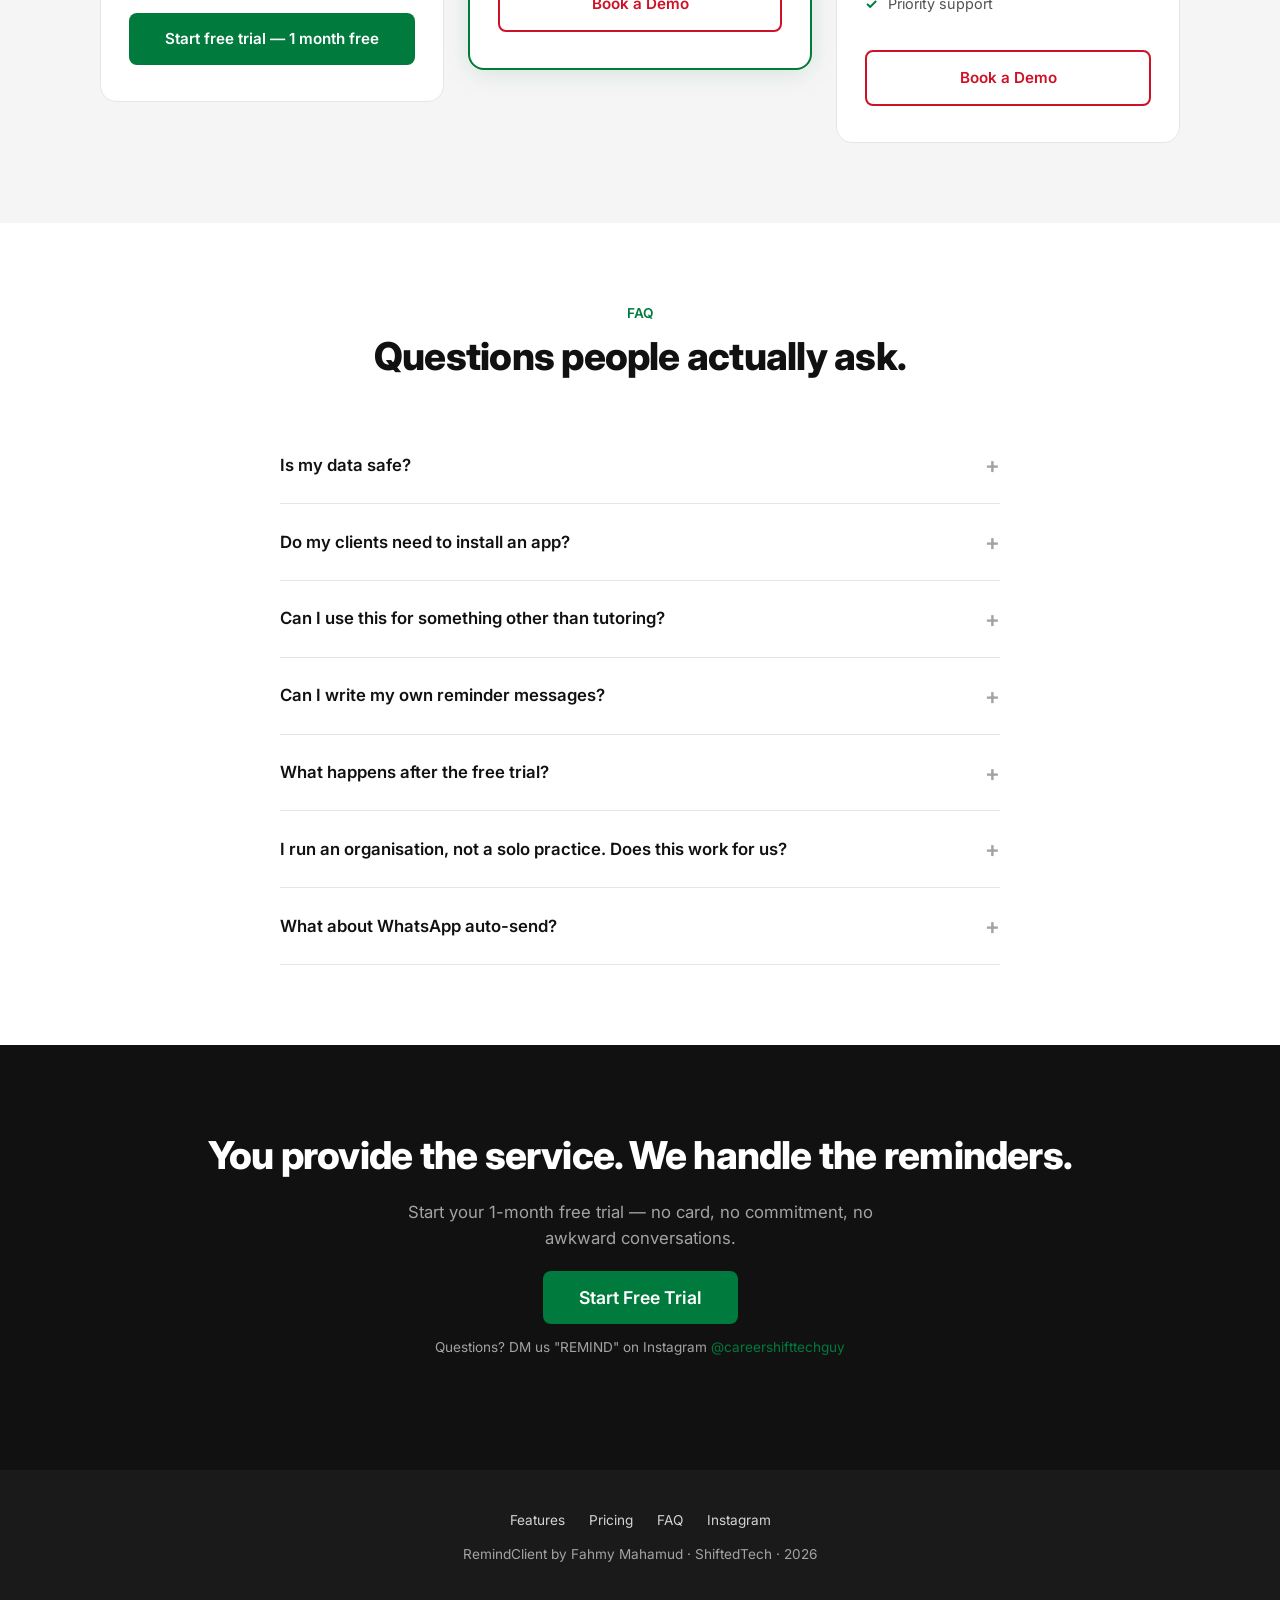
<file: remindclient-landing.html>
<!DOCTYPE html>
<html lang="en">
<head>
<meta charset="UTF-8">
<meta name="viewport" content="width=device-width, initial-scale=1.0">
<title>RemindClient — AI-Powered Reminders for Service Providers</title>
<meta name="description" content="AI-powered payment and appointment reminder app for tutors, coaches, freelancers, and landlords. Telegram & WhatsApp. Start free for 1 month.">
<meta property="og:title" content="RemindClient by ShiftedTech">
<meta property="og:description" content="Never chase a payment again. AI-crafted reminders for service providers.">
<meta property="og:type" content="website">
<meta name="theme-color" content="#111111">
<link rel="icon" type="image/png" href="[data-uri]">
<link rel="apple-touch-icon" href="[data-uri]">
<link rel="preconnect" href="https://fonts.googleapis.com">
<link rel="preconnect" href="https://fonts.gstatic.com" crossorigin>
<link href="https://fonts.googleapis.com/css2?family=Inter:wght@400;500;600;700;800&display=swap" rel="stylesheet">
<style>
*,*::before,*::after{box-sizing:border-box;margin:0;padding:0}
:root{
  --white:#FFFFFF;--off-white:#FAFAFA;--light-grey:#F5F5F5;
  --grey-100:#F0F0F0;--grey-200:#E5E5E5;--grey-300:#D4D4D4;
  --grey-400:#A3A3A3;--grey-500:#737373;--grey-600:#525252;
  --black:#111111;--near-black:#1A1A1A;--dark:#262626;
  --green:#007A3D;--green-dark:#005C2E;--green-light:#E6F5ED;--green-dim:#005C2E;
  --red:#CE1126;--red-dark:#A50D1E;--red-light:#FCE8EB;--red-dim:#A50D1E;
  --amber:#F59E0B;--amber-light:#FFFBEB;
}
html{scroll-behavior:smooth}
body{font-family:'Inter',system-ui,sans-serif;color:var(--black);background:white;line-height:1.6;-webkit-font-smoothing:antialiased}
a{color:var(--blue-500);text-decoration:none}

/* NAV */
.nav{position:fixed;top:0;left:0;right:0;z-index:100;background:rgba(255,255,255,0.96);backdrop-filter:blur(12px);border-bottom:1px solid var(--grey-200);padding:0 24px;height:64px;display:flex;align-items:center;justify-content:space-between;max-width:1280px;margin:0 auto}
.nav-wrap{position:fixed;top:0;left:0;right:0;z-index:100;background:rgba(255,255,255,0.96);backdrop-filter:blur(12px);border-bottom:1px solid var(--grey-200)}
.nav-inner{max-width:1280px;margin:0 auto;padding:0 24px;height:64px;display:flex;align-items:center;justify-content:space-between}
.nav-logo{font-weight:800;font-size:1.2rem;color:var(--black);display:flex;align-items:center;gap:8px}
.nav-logo span{color:var(--green)}
.nav-links{display:flex;gap:32px;align-items:center}
.nav-links a{color:var(--grey-600);font-size:0.9rem;font-weight:500;transition:color 0.2s}
.nav-links a:hover{color:var(--black)}
.nav-cta{background:var(--green);color:white!important;padding:8px 20px;border-radius:6px;font-weight:600;font-size:0.9rem;transition:background 0.2s}
.nav-cta:hover{background:var(--green-dark)}
.nav-mobile{display:none;background:none;border:none;cursor:pointer;padding:8px}
.nav-mobile svg{width:24px;height:24px;color:var(--black)}

/* HERO */
.hero{padding:140px 24px 100px;text-align:center;background:white}
.hero-inner{max-width:720px;margin:0 auto}
.hero h1{font-size:clamp(2.4rem,5vw,3.6rem);font-weight:800;line-height:1.1;letter-spacing:-0.03em;color:var(--black);margin-bottom:20px}
.hero p{font-size:clamp(1.05rem,2vw,1.25rem);color:var(--grey-500);line-height:1.7;margin-bottom:36px;max-width:580px;margin-left:auto;margin-right:auto}
.hero-buttons{display:flex;gap:12px;justify-content:center;flex-wrap:wrap}
.btn-primary{background:var(--green);color:white;padding:14px 28px;border-radius:8px;font-weight:600;font-size:1rem;border:none;cursor:pointer;transition:background 0.2s,transform 0.1s}
.btn-primary:hover{background:var(--green-dark);transform:translateY(-1px)}
.btn-secondary{background:white;color:var(--black);padding:14px 28px;border-radius:8px;font-weight:600;font-size:1rem;border:2px solid var(--black);cursor:pointer;transition:all 0.2s}
.btn-secondary:hover{border-color:var(--black);background:var(--grey-100)}
.hero-note{margin-top:16px;font-size:0.85rem;color:var(--grey-400)}

/* SECTIONS */
section{padding:80px 24px}
.section-inner{max-width:1080px;margin:0 auto}
.section-label{font-size:0.85rem;font-weight:600;color:var(--green);margin-bottom:8px}
.section-title{font-size:clamp(1.8rem,3.5vw,2.4rem);font-weight:800;letter-spacing:-0.02em;line-height:1.2;margin-bottom:16px}
.section-subtitle{font-size:1.05rem;color:var(--grey-500);max-width:600px;line-height:1.7;margin-bottom:48px}
.centered{text-align:center}.centered .section-subtitle{margin-left:auto;margin-right:auto}

/* PROBLEM */
.problem-grid{display:grid;grid-template-columns:repeat(3,1fr);gap:24px}
.problem-card{padding:32px;border-radius:12px;border:1px solid var(--grey-200);background:white}
.problem-card .emoji{font-size:2rem;margin-bottom:16px}
.problem-card h3{font-size:1.15rem;font-weight:700;margin-bottom:8px;color:var(--black)}
.problem-card p{color:var(--grey-500);font-size:0.95rem;line-height:1.65}
.problem-bottom{text-align:center;margin-top:40px;font-size:1.1rem;color:var(--green-dim);font-weight:600;font-style:italic}

/* HOW IT WORKS */
.steps{display:grid;grid-template-columns:repeat(3,1fr);gap:32px;counter-reset:step}
.step{position:relative;padding:32px;border-radius:12px;background:var(--light-grey);border:1px solid var(--grey-200)}
.step::before{counter-increment:step;content:counter(step);position:absolute;top:-14px;left:24px;width:28px;height:28px;border-radius:50%;background:var(--green);color:white;font-size:0.8rem;font-weight:700;display:flex;align-items:center;justify-content:center}
.step h3{font-size:1.1rem;font-weight:700;margin-bottom:8px;margin-top:4px}
.step p{color:var(--grey-500);font-size:0.95rem;line-height:1.65}

/* FEATURES */
.feature{display:grid;grid-template-columns:1fr 1fr;gap:64px;align-items:center;margin-bottom:80px}
.feature:nth-child(even){direction:rtl}.feature:nth-child(even)>*{direction:ltr}
.feature-text h3{font-size:1.5rem;font-weight:700;margin-bottom:12px;letter-spacing:-0.01em;color:var(--black)}
.feature-text p{color:var(--grey-500);font-size:1rem;line-height:1.7;margin-bottom:16px}
.feature-text ul{list-style:none;padding:0}
.feature-text li{padding:6px 0;color:var(--grey-600);font-size:0.95rem;padding-left:24px;position:relative}
.feature-text li::before{content:"→";position:absolute;left:0;color:var(--green);font-weight:600}
.feature-visual{border-radius:12px;background:var(--light-grey);border:1px solid var(--grey-200);padding:32px;min-height:280px;display:flex;align-items:center;justify-content:center;overflow:hidden}
.feature-mockup{width:100%;border-radius:8px;background:white;box-shadow:0 4px 24px rgba(0,0,0,0.08);padding:20px;font-size:0.85rem}
.chat-bubble{padding:12px 16px;border-radius:12px;margin-bottom:8px;max-width:85%;line-height:1.5}
.chat-bot{background:var(--grey-100);color:var(--near-black);border-bottom-left-radius:4px}
.chat-user{background:var(--red);color:white;margin-left:auto;border-bottom-right-radius:4px}
.chat-actions{display:flex;gap:8px;margin-top:12px}
.chat-actions span{padding:6px 12px;border-radius:6px;font-size:0.78rem;font-weight:600;cursor:default}
.chat-actions .wa{background:#007A3D;color:white}
.chat-actions .tg{background:#007A3D;color:white}
.chat-actions .cp{background:var(--slate-200);color:var(--slate-600)}
.phone-notif{background:white;border-radius:16px;box-shadow:0 2px 16px rgba(0,0,0,0.1);padding:16px;display:flex;gap:12px;align-items:flex-start;max-width:320px}
.phone-notif .icon{width:40px;height:40px;border-radius:10px;background:var(--green);display:flex;align-items:center;justify-content:center;color:white;font-size:1.2rem;flex-shrink:0}
.phone-notif .msg{font-size:0.82rem;color:var(--grey-600);line-height:1.5}
.phone-notif .msg strong{color:var(--black);display:block;margin-bottom:2px;font-size:0.85rem}
.notif-buttons{display:flex;gap:6px;margin-top:8px}
.notif-buttons span{padding:4px 10px;border-radius:4px;font-size:0.72rem;font-weight:600}
.notif-buttons .yes{background:var(--green-light);color:var(--green-dim)}
.notif-buttons .receipt{background:var(--grey-100);color:var(--black)}
.notif-buttons .later{background:var(--grey-100);color:var(--grey-500)}
.cal-mock{width:100%}
.cal-grid{display:grid;grid-template-columns:repeat(7,1fr);gap:2px;font-size:0.75rem}
.cal-header{text-align:center;padding:6px 0;font-weight:600;color:var(--slate-400);font-size:0.7rem}
.cal-day{background:white;padding:4px 6px;min-height:48px;border-radius:4px;position:relative}
.cal-day .num{font-weight:600;color:var(--grey-600);font-size:0.72rem;margin-bottom:3px}
.cal-day.today .num{background:var(--green);color:white;width:20px;height:20px;border-radius:50%;display:flex;align-items:center;justify-content:center;font-size:0.65rem}
.cal-day .pill{font-size:0.6rem;padding:2px 4px;border-radius:3px;margin-bottom:2px;white-space:nowrap;overflow:hidden;text-overflow:ellipsis}
.pill-green{background:var(--green-50);color:var(--green-500);border-left:2px solid var(--green-500)}
.pill-amber{background:var(--amber-50);color:var(--amber-500);border-left:2px solid var(--amber-500)}
.pill-red{background:var(--red-50);color:var(--red-500);border-left:2px solid var(--red-500)}
.status-row{display:flex;gap:16px;justify-content:center;margin-top:12px;font-size:0.75rem}
.status-dot{width:8px;height:8px;border-radius:50%;display:inline-block;margin-right:4px}

/* WHO IS THIS FOR */
.audience-grid{display:grid;grid-template-columns:repeat(3,1fr);gap:20px}
.audience-card{padding:28px;border-radius:12px;border:1px solid var(--grey-200);background:white;transition:border-color 0.2s,box-shadow 0.2s}
.audience-card:hover{border-color:var(--green);box-shadow:0 4px 16px rgba(0,122,61,0.1)}
.audience-card .icon{font-size:1.8rem;margin-bottom:12px}
.audience-card h3{font-size:1.05rem;font-weight:700;margin-bottom:6px}
.audience-card p{color:var(--grey-500);font-size:0.9rem;line-height:1.6}

/* PRICING */
.pricing-section{background:var(--light-grey)}
.pricing-grid{display:grid;grid-template-columns:repeat(3,1fr);gap:24px;align-items:start}
.pricing-card{background:white;border:1px solid var(--grey-200);border-radius:16px;padding:36px 28px;position:relative;transition:box-shadow 0.2s}
.pricing-card:hover{box-shadow:0 8px 32px rgba(0,0,0,0.06)}
.pricing-card.featured{border-color:var(--green);box-shadow:0 4px 24px rgba(0,122,61,0.12);border-width:2px}
.pricing-badge{position:absolute;top:-12px;left:50%;transform:translateX(-50%);background:var(--green);color:white;padding:4px 16px;border-radius:20px;font-size:0.75rem;font-weight:700}
.pricing-card h3{font-size:1.15rem;font-weight:700;margin-bottom:4px}
.pricing-card .desc{color:var(--grey-500);font-size:0.88rem;margin-bottom:20px}
.pricing-price{margin-bottom:24px}
.pricing-price .amount{font-size:2.8rem;font-weight:800;letter-spacing:-0.03em;color:var(--black)}
.pricing-price .period{color:var(--grey-500);font-size:0.9rem}
.pricing-price .annual{color:var(--grey-400);font-size:0.82rem;margin-top:4px}
.pricing-features{list-style:none;padding:0;margin-bottom:28px}
.pricing-features li{padding:8px 0;font-size:0.9rem;color:var(--grey-600);display:flex;gap:10px;align-items:flex-start;line-height:1.5}
.pricing-features li::before{content:"✓";color:var(--green);font-weight:700;flex-shrink:0}
.pricing-btn{display:block;width:100%;padding:14px;border-radius:8px;text-align:center;font-weight:600;font-size:0.95rem;border:none;cursor:pointer;transition:all 0.2s}
.pricing-btn.primary{background:var(--green);color:white}
.pricing-btn.primary:hover{background:var(--green-dark)}
.pricing-btn.outline{background:white;color:var(--red);border:2px solid var(--red)}
.pricing-btn.outline:hover{background:var(--red-light);color:var(--red-dark)}

/* FAQ */
.faq-list{max-width:720px;margin:0 auto}
.faq-item{border-bottom:1px solid var(--grey-200);padding:20px 0}
.faq-q{font-weight:600;font-size:1.05rem;cursor:pointer;display:flex;justify-content:space-between;align-items:center;gap:16px;color:var(--slate-900)}
.faq-q::after{content:"+";font-size:1.4rem;color:var(--grey-400);transition:transform 0.2s;flex-shrink:0}
.faq-item.open .faq-q::after{transform:rotate(45deg)}
.faq-a{max-height:0;overflow:hidden;transition:max-height 0.3s ease,padding 0.3s ease;color:var(--grey-500);font-size:0.95rem;line-height:1.7}
.faq-item.open .faq-a{max-height:300px;padding-top:12px}

/* FOOTER CTA */
.footer-cta{background:var(--black);color:white;text-align:center;padding:80px 24px}
.footer-cta h2{font-size:clamp(1.8rem,3vw,2.4rem);font-weight:800;letter-spacing:-0.02em;margin-bottom:12px}
.footer-cta p{color:var(--grey-400);font-size:1.05rem;margin-bottom:32px;max-width:500px;margin-left:auto;margin-right:auto}
.footer-cta .btn-primary{background:var(--green);font-size:1.1rem;padding:16px 36px}
.footer-cta .btn-primary:hover{background:var(--green-dark)}
.footer-cta .dm-note{margin-top:24px;font-size:0.85rem;color:var(--grey-400)}

/* FOOTER */
footer{background:var(--near-black);color:var(--grey-400);padding:40px 24px;text-align:center;font-size:0.85rem}
footer a{color:var(--grey-300)}
footer .footer-links{display:flex;gap:24px;justify-content:center;margin-bottom:12px}


/* HOW IT WORKS — VISUAL STEPS */
.steps-visual{display:flex;flex-direction:column;gap:48px}
.step-card{display:grid;grid-template-columns:auto 1fr 1fr;gap:24px;align-items:start;background:white;border:1px solid var(--grey-200);border-radius:16px;padding:32px;transition:box-shadow 0.2s}
.step-card:hover{box-shadow:0 4px 20px rgba(0,0,0,0.06)}
.step-num{width:40px;height:40px;border-radius:50%;background:var(--green);color:white;font-size:1.1rem;font-weight:800;display:flex;align-items:center;justify-content:center;flex-shrink:0}
.step-content h3{font-size:1.2rem;font-weight:700;margin-bottom:8px;color:var(--black)}
.step-content p{color:var(--grey-500);font-size:0.95rem;line-height:1.65}
.step-mockup{border-radius:10px;overflow:hidden;border:1px solid var(--grey-200);background:var(--light-grey)}

/* Mock form */
.mock-form{padding:16px;font-size:0.8rem}
.mock-header{font-weight:700;font-size:0.85rem;color:var(--black);padding-bottom:10px;border-bottom:1px solid var(--grey-200);margin-bottom:12px}
.mock-row{display:grid;grid-template-columns:1fr 1fr;gap:10px;margin-bottom:10px}
.mock-field label{display:block;font-size:0.68rem;color:var(--grey-500);font-weight:600;margin-bottom:3px;text-transform:uppercase;letter-spacing:0.03em}
.mock-input{background:white;border:1px solid var(--grey-200);border-radius:5px;padding:6px 10px;font-size:0.8rem;color:var(--black)}
.mock-select{background:white;border:1px solid var(--grey-200);border-radius:5px;padding:6px 10px;font-size:0.8rem;color:var(--black)}
.mock-section-label{font-size:0.75rem;font-weight:700;color:var(--black);margin-top:12px;margin-bottom:8px;text-transform:uppercase;letter-spacing:0.03em}
.mock-lesson{display:flex;align-items:center;gap:8px;padding:6px 0;border-bottom:1px solid var(--grey-100);font-size:0.8rem}
.mock-pill{padding:3px 10px;border-radius:4px;font-size:0.72rem;font-weight:700;color:white}
.green-pill{background:var(--green)}
.mock-time{font-weight:600;color:var(--black)}
.mock-loc{color:var(--grey-500)}
.mock-add-btn{margin-top:10px;font-size:0.78rem;color:var(--green);font-weight:600;cursor:default}

/* Mock chat */
.mock-chat{padding:16px;font-size:0.8rem}
.mock-bubble{padding:12px 14px;border-radius:10px;margin-bottom:10px;line-height:1.55;font-size:0.8rem}
.bot-bubble{background:white;color:var(--near-black);border:1px solid var(--grey-200);border-bottom-left-radius:3px}
.mock-actions{display:flex;gap:6px;flex-wrap:wrap;margin-top:8px}
.mock-btn-wa{padding:5px 12px;border-radius:5px;background:var(--green);color:white;font-size:0.72rem;font-weight:600}
.mock-btn-tg{padding:5px 12px;border-radius:5px;background:#2CA5E0;color:white;font-size:0.72rem;font-weight:600}
.mock-btn-cp{padding:5px 12px;border-radius:5px;background:var(--grey-100);color:var(--grey-600);font-size:0.72rem;font-weight:600}

/* Mock reminders */
.mock-reminder-box{border:1px solid var(--grey-200);border-radius:8px;padding:12px;margin-bottom:10px;background:white}
.mock-reminder-box.dim{opacity:0.5}
.mock-reminder-top{margin-bottom:10px}
.mock-badge{padding:4px 10px;border-radius:4px;font-size:0.72rem;font-weight:700}
.mock-badge.on{background:var(--green-light);color:var(--green)}
.mock-badge.off{background:var(--grey-100);color:var(--grey-400)}
.mock-last-sent{font-size:0.72rem;color:var(--grey-400);margin-top:8px}

@media(max-width:768px){
  .step-card{grid-template-columns:1fr;gap:16px}
  .step-num{margin-bottom:-8px}
  .mock-row{grid-template-columns:1fr}
}


/* ROTATING HEADLINE */
.rotating-word-wrap{display:inline-block;position:relative;overflow:hidden;vertical-align:bottom;height:1.2em;min-width:300px}
.rotating-word{display:inline-block;color:var(--green);position:absolute;left:0;bottom:0;white-space:nowrap;animation:none;transition:transform 0.4s ease,opacity 0.4s ease}
.rotating-word.slide-out{transform:translateY(-110%);opacity:0}
.rotating-word.slide-in{transform:translateY(110%);opacity:0}

/* SCROLL ANIMATIONS */
.reveal{opacity:0;transform:translateY(40px);transition:opacity 0.7s ease,transform 0.7s ease}
.reveal.visible{opacity:1;transform:translateY(0)}
.reveal-delay-1{transition-delay:0.1s}
.reveal-delay-2{transition-delay:0.2s}
.reveal-delay-3{transition-delay:0.3s}

/* PRICING TOGGLE */
.pricing-toggle{display:flex;align-items:center;justify-content:center;gap:12px;margin-bottom:40px}
.pricing-toggle span{font-size:0.95rem;font-weight:500;color:var(--grey-400);transition:color 0.3s}
.pricing-toggle span.active{color:var(--black);font-weight:700}
.toggle-switch{width:52px;height:28px;background:var(--grey-300);border-radius:14px;cursor:pointer;position:relative;transition:background 0.3s}
.toggle-switch.on{background:var(--green)}
.toggle-knob{width:22px;height:22px;background:white;border-radius:50%;position:absolute;top:3px;left:3px;transition:left 0.3s;box-shadow:0 1px 4px rgba(0,0,0,0.15)}
.toggle-switch.on .toggle-knob{left:27px}
.price-annual{display:none;font-size:0.82rem;color:var(--green);font-weight:600;margin-top:4px}
.price-annual.show{display:block}
.price-monthly{display:block}
.price-monthly.hide{display:none}

/* 3D TILT */
.tilt-card{transition:transform 0.2s ease,box-shadow 0.2s ease}

/* COUNTER ANIMATION */
.counter{display:inline-block}

/* INTERACTIVE DEMO */
.demo-container{max-width:480px;margin:0 auto;background:white;border-radius:16px;border:1px solid var(--grey-200);overflow:hidden;box-shadow:0 8px 40px rgba(0,0,0,0.08)}
.demo-header{background:var(--black);color:white;padding:14px 20px;font-weight:700;font-size:0.9rem;display:flex;align-items:center;gap:10px}
.demo-header .dot{width:10px;height:10px;border-radius:50%}
.demo-body{padding:20px;min-height:320px;display:flex;flex-direction:column;gap:12px}
.demo-step{display:none;flex-direction:column;gap:12px;animation:fadeUp 0.4s ease}
.demo-step.active{display:flex}
@keyframes fadeUp{from{opacity:0;transform:translateY(16px)}to{opacity:1;transform:translateY(0)}}
.demo-input{padding:10px 14px;border:1px solid var(--grey-200);border-radius:8px;font-size:0.9rem;font-family:inherit;outline:none;transition:border-color 0.2s}
.demo-input:focus{border-color:var(--green)}
.demo-btn{padding:10px 20px;border-radius:8px;font-weight:600;font-size:0.9rem;border:none;cursor:pointer;transition:all 0.2s}
.demo-btn-green{background:var(--green);color:white}
.demo-btn-green:hover{background:var(--green-dark)}
.demo-label{font-size:0.82rem;font-weight:600;color:var(--grey-500);text-transform:uppercase;letter-spacing:0.04em}
.demo-bubble{padding:14px 16px;border-radius:12px;font-size:0.88rem;line-height:1.6;max-width:90%}
.demo-bubble-bot{background:var(--light-grey);color:var(--near-black);border-bottom-left-radius:4px}
.demo-bubble-bot .typing{display:inline-block}
.demo-bubble-bot .typing span{display:inline-block;width:6px;height:6px;border-radius:50%;background:var(--grey-400);margin:0 2px;animation:blink 1.2s infinite}
.demo-bubble-bot .typing span:nth-child(2){animation-delay:0.2s}
.demo-bubble-bot .typing span:nth-child(3){animation-delay:0.4s}
@keyframes blink{0%,80%,100%{opacity:0.3}40%{opacity:1}}
.demo-notif{background:white;border:1px solid var(--grey-200);border-radius:12px;padding:14px;display:flex;gap:12px;align-items:flex-start;box-shadow:0 2px 12px rgba(0,0,0,0.06);animation:slideIn 0.5s ease}
@keyframes slideIn{from{opacity:0;transform:translateX(20px)}to{opacity:1;transform:translateX(0)}}
.demo-notif-icon{width:36px;height:36px;border-radius:8px;background:var(--green);color:white;display:flex;align-items:center;justify-content:center;font-size:1rem;flex-shrink:0}
.demo-notif-text{font-size:0.82rem;color:var(--grey-600);line-height:1.5}
.demo-notif-text strong{color:var(--black);display:block;margin-bottom:2px}
.demo-notif-btns{display:flex;gap:6px;margin-top:8px}
.demo-notif-btns span{padding:4px 10px;border-radius:5px;font-size:0.72rem;font-weight:600}
.demo-progress{display:flex;gap:6px;justify-content:center;margin-top:16px}
.demo-dot{width:8px;height:8px;border-radius:50%;background:var(--grey-300);transition:background 0.3s}
.demo-dot.active{background:var(--green)}
.demo-restart{text-align:center;margin-top:12px;font-size:0.85rem;color:var(--green);font-weight:600;cursor:pointer}
.demo-restart:hover{text-decoration:underline}


/* STEP NUMBERS IN FEATURE LAYOUT */
.step-number{width:36px;height:36px;border-radius:50%;background:var(--green);color:white;font-size:1rem;font-weight:800;display:flex;align-items:center;justify-content:center;margin-bottom:12px;flex-shrink:0}
.steps-feature .feature{margin-bottom:64px}
.steps-feature .feature:last-child{margin-bottom:0}

/* RESPONSIVE */
@media(max-width:768px){
  .nav-links{display:none}
  .nav-mobile{display:block}
  .problem-grid,.steps,.audience-grid{grid-template-columns:1fr}
  .pricing-grid{grid-template-columns:1fr;max-width:420px;margin-left:auto;margin-right:auto}
  .feature{grid-template-columns:1fr;gap:32px}
  .feature:nth-child(even){direction:ltr}
  section{padding:60px 20px}
  .hero{padding:120px 20px 60px}
}
@media(max-width:480px){
  .hero-buttons{flex-direction:column;align-items:center}
  .hero-buttons .btn-primary,.hero-buttons .btn-secondary{width:100%;text-align:center}
}
</style>
</head>
<body>

<!-- NAV -->
<div id="scroll-progress" style="position:fixed;top:0;left:0;height:3px;background:var(--green);width:0%;z-index:9999;transition:width 0.1s linear"></div>
<div class="nav-wrap">
<div class="nav-inner">
  <a href="#" class="nav-logo">remind<span>client</span></a>
  <nav class="nav-links">
    <a href="#features">Features</a>
    <a href="#pricing">Pricing</a>
    <a href="#faq">FAQ</a>
    <a href="https://personal-gemini-journal-359006588697.asia-southeast1.run.app" class="nav-cta">Sign in</a>
  </nav>
  <button class="nav-mobile" onclick="document.querySelector('.nav-links').classList.toggle('show')" aria-label="Menu">
    <svg fill="none" stroke="currentColor" stroke-width="2" viewBox="0 0 24 24"><path d="M4 6h16M4 12h16M4 18h16"/></svg>
  </button>
</div>
</div>

<!-- HERO -->
<section class="hero">
<div class="hero-inner">
  <h1>Never chase a <span class="rotating-word-wrap"><span id="rotating-word" class="rotating-word">payment</span></span> again.</h1>
  <p>RemindClient sends polite, AI-crafted payment and lesson reminders to your clients and students' parents — so you can focus on what you do and we do the reminders.</p>
  <div class="hero-buttons">
    <a href="https://personal-gemini-journal-359006588697.asia-southeast1.run.app/" class="btn-primary">Start free trial — 1 month free</a>
    <a href="#how" class="btn-secondary">See how it works</a>
  </div>
  <p class="hero-note">No credit card required. Cancel anytime.</p>
</div>
</section>

<!-- PROBLEM -->
<section>
<div class="section-inner centered">
  <p class="section-label">The problem</p>
  <h2 class="section-title">Sound familiar?</h2>
  <div class="problem-grid">
    <div class="problem-card reveal">
      <div class="emoji">🤔</div>
      <h3>"Did they pay?"</h3>
      <p>You serve 15 clients. Some pay on time, some don't. You're not sure who owes what — and checking your bank statements at midnight isn't a system.</p>
    </div>
    <div class="problem-card reveal reveal-delay-1">
      <div class="emoji">😅</div>
      <h3>"I feel paiseh to ask."</h3>
      <p>You delivered great service. But the payment is 2 months overdue and you'd rather absorb the loss than make it awkward.</p>
    </div>
    <div class="problem-card reveal reveal-delay-2">
      <div class="emoji">😩</div>
      <h3>"Another WhatsApp to type."</h3>
      <p>You draft the same reminder every month, personalise it for each client, copy-paste it 15 times. It takes an hour you don't bill for.</p>
    </div>
  </div>
  <p class="problem-bottom">RemindClient eliminates all three — automatically, politely, and without you lifting a finger.</p>
</div>
</section>

<!-- HOW IT WORKS -->
<section id="how" style="background:var(--light-grey)">
<div class="section-inner centered">
  <p class="section-label">How it works</p>
  <h2 class="section-title">Three steps. Zero awkwardness.</h2>
  <p class="section-subtitle">Set it up once. The bot handles the rest, every week, forever.</p>
  <div class="steps-visual">

    <!-- Step 1 -->
    <div class="step-card reveal">
      <div class="step-num">1</div>
      <div class="step-content">
        <h3>Add your clients once.</h3>
        <p>Name, contact, amount, schedule. Takes 2 minutes per person, and you never enter it again.</p>
      </div>
      <div class="step-mockup">
        <div class="mock-form">
          <div class="mock-header">Client Overview</div>
          <div class="mock-row">
            <div class="mock-field">
              <label>Student Name</label>
              <div class="mock-input">Ahmad Irfan</div>
            </div>
            <div class="mock-field">
              <label>Phone</label>
              <div class="mock-input">9123 4567</div>
            </div>
          </div>
          <div class="mock-row">
            <div class="mock-field">
              <label>Payer Name</label>
              <div class="mock-input">Mdm Rohana</div>
            </div>
            <div class="mock-field">
              <label>Fee (SGD)</label>
              <div class="mock-input">240</div>
            </div>
          </div>
          <div class="mock-section-label">Lesson Schedule</div>
          <div class="mock-lesson">
            <span class="mock-pill green-pill">Mon</span>
            <span class="mock-time">09:00</span>
            <span class="mock-loc">Student's home</span>
          </div>
          <div class="mock-lesson">
            <span class="mock-pill green-pill">Wed</span>
            <span class="mock-time">14:00</span>
            <span class="mock-loc">Zoom</span>
          </div>
          <div class="mock-add-btn">+ Add Lesson</div>
        </div>
      </div>
    </div>

    <!-- Step 2 -->
    <div class="step-card reveal reveal-delay-1">
      <div class="step-num">2</div>
      <div class="step-content">
        <h3>AI drafts the perfect reminder.</h3>
        <p>RemindClient's AI reads each client's profile and writes a polite, personalised message. Review, edit, or just let it send.</p>
      </div>
      <div class="step-mockup">
        <div class="mock-chat">
          <div class="mock-header">AI Chat — Ahmad Irfan</div>
          <div class="mock-bubble bot-bubble">
            Assalamualaikum Mdm Rohana,<br><br>
            This is an automated reminder from <strong>Your Tutor</strong>.<br><br>
            I will be sending lesson and payment reminders for <strong>Ahmad Irfan</strong>. You can:<br>
            • Tap ✅ <em>I've Paid</em> to confirm payment<br>
            • Tap 📸 <em>Send Receipt</em> to upload proof<br>
            • Tap ⏰ <em>Later</em> if you need more time<br><br>
            Thank you for your support! 🙏
          </div>
          <div class="mock-actions">
            <span class="mock-btn-wa">💬 Send via WhatsApp</span>
            <span class="mock-btn-tg">✈️ Send via Telegram</span>
            <span class="mock-btn-cp">📋 Copy</span>
          </div>
        </div>
      </div>
    </div>

    <!-- Step 3 -->
    <div class="step-card reveal reveal-delay-2">
      <div class="step-num">3</div>
      <div class="step-content">
        <h3>Reminders go out automatically.</h3>
        <p>Pick the day and time. The bot sends via Telegram. They get a gentle nudge. You get paid. Relationship stays warm.</p>
      </div>
      <div class="step-mockup">
        <div class="mock-form">
          <div class="mock-header">Auto Reminders — Ahmad Irfan</div>
          <div class="mock-reminder-box">
            <div class="mock-reminder-top">
              <span class="mock-badge on">Reminder 1 — ON</span>
            </div>
            <div class="mock-row">
              <div class="mock-field">
                <label>Type</label>
                <div class="mock-select">Payment ▾</div>
              </div>
              <div class="mock-field">
                <label>For Lesson</label>
                <div class="mock-select">Mon 09:00 ▾</div>
              </div>
            </div>
            <div class="mock-row">
              <div class="mock-field">
                <label>Day</label>
                <div class="mock-select">Sunday ▾</div>
              </div>
              <div class="mock-field">
                <label>Time</label>
                <div class="mock-select">20:00 ▾</div>
              </div>
            </div>
            <div class="mock-last-sent">Last sent: Sun 1 Sep, 20:02 ✅</div>
          </div>
          <div class="mock-reminder-box dim">
            <div class="mock-reminder-top">
              <span class="mock-badge off">Reminder 2 — OFF</span>
            </div>
            <div class="mock-row">
              <div class="mock-field">
                <label>Type</label>
                <div class="mock-select">Lesson ▾</div>
              </div>
              <div class="mock-field">
                <label>For Lesson</label>
                <div class="mock-select">Wed 14:00 ▾</div>
              </div>
            </div>
            <div class="mock-row">
              <div class="mock-field">
                <label>Day</label>
                <div class="mock-select">Tuesday ▾</div>
              </div>
              <div class="mock-field">
                <label>Time</label>
                <div class="mock-select">18:00 ▾</div>
              </div>
            </div>
            <div class="mock-last-sent">Last sent: never</div>
          </div>
        </div>
      </div>
    </div>

  </div>

  <!-- Interactive Demo -->
  <div style="margin-top:64px" class="reveal">
    <div style="text-align:center;margin-bottom:24px">
      <p style="font-size:1.1rem;font-weight:700;color:var(--black)">Try it yourself — takes 10 seconds</p>
      <p style="font-size:0.9rem;color:var(--grey-500)">Type a name and see what happens.</p>
    </div>
    <div class="demo-container">
      <div class="demo-header">
        <div class="dot" style="background:var(--red)"></div>
        <div class="dot" style="background:var(--amber)"></div>
        <div class="dot" style="background:var(--green)"></div>
        <span style="margin-left:8px">RemindClient</span>
      </div>
      <div class="demo-body">
        <!-- Step 1: Enter name -->
        <div class="demo-step active" id="demo-1">
          <p class="demo-label">Step 1 — Add a client</p>
          <input class="demo-input" id="demo-name" type="text" placeholder="Type a student name..." autofocus>
          <input class="demo-input" id="demo-fee" type="text" placeholder="Monthly fee (e.g. 240)" value="240">
          <button class="demo-btn demo-btn-green" onclick="demoStep2()">Add Client →</button>
        </div>
        <!-- Step 2: AI drafts -->
        <div class="demo-step" id="demo-2">
          <p class="demo-label">Step 2 — AI drafts the reminder</p>
          <div class="demo-bubble demo-bubble-bot" id="demo-typing">
            <div class="typing"><span></span><span></span><span></span></div>
          </div>
          <div class="demo-bubble demo-bubble-bot" id="demo-message" style="display:none"></div>
          <div id="demo-send-btns" style="display:none;flex-wrap:wrap;gap:8px">
            <button class="demo-btn demo-btn-green" onclick="demoStep3()" style="font-size:0.85rem">✈️ Send via Telegram →</button>
          </div>
        </div>
        <!-- Step 3: Notification -->
        <div class="demo-step" id="demo-3">
          <p class="demo-label">Step 3 — Client receives it instantly</p>
          <div class="demo-notif" id="demo-notif">
            <div class="demo-notif-icon">✈️</div>
            <div class="demo-notif-text">
              <strong>RemindClient Bot</strong>
              <span id="demo-notif-msg"></span>
              <div class="demo-notif-btns">
                <span style="background:var(--green-light);color:var(--green)">✅ I've Paid</span>
                <span style="background:var(--grey-100);color:var(--black)">📸 Receipt</span>
                <span style="background:var(--grey-100);color:var(--grey-500)">⏰ Later</span>
              </div>
            </div>
          </div>
          <div style="text-align:center;margin-top:16px;padding:12px;background:var(--green-light);border-radius:8px;font-size:0.88rem;color:var(--green);font-weight:600">
            ✅ Done — and it repeats every week, automatically.
          </div>
        </div>
      </div>
      <div class="demo-progress">
        <div class="demo-dot active" id="dot-1"></div>
        <div class="demo-dot" id="dot-2"></div>
        <div class="demo-dot" id="dot-3"></div>
      </div>
      <div class="demo-restart" id="demo-restart" style="display:none" onclick="demoReset()">↺ Try again</div>
      <div style="height:16px"></div>
    </div>
  </div>

</div>
</section>

<!-- FEATURES -->
<section id="features">
<div class="section-inner">
  <div class="centered" style="margin-bottom:64px">
    <p class="section-label">Features</p>
    <h2 class="section-title">Everything you need. Nothing you don't.</h2>
  </div>

  <!-- Feature 1: AI Draft -->
  <div class="feature reveal">
    <div class="feature-text">
      <h3>AI Reminder Drafting</h3>
      <p>The AI reads your client's actual data — name, amount due, last payment date — and writes a reminder that sounds like you wrote it yourself.</p>
      <ul>
        <li>"Make it shorter."</li>
        <li>"Add my PayNow number."</li>
        <li>"Say it in Malay."</li>
        <li>"Make it more urgent — third month already."</li>
      </ul>
    </div>
    <div class="feature-visual">
      <div class="feature-mockup">
        <div class="chat-bubble chat-user">Draft a payment reminder for Ahmad — 2 months overdue</div>
        <div class="chat-bubble chat-bot">Hi Mdm Rohana, gentle reminder that Ahmad's tuition fee of SGD 240 is due. PayNow to 9123 4567. Thank you! 🙏</div>
        <div class="chat-bubble chat-user">Make it shorter and add "for September and October"</div>
        <div class="chat-bubble chat-bot">Hi Mdm Rohana, Ahmad's fee of SGD 240 (Sep + Oct) is due. PayNow to 9123 4567. Thank you! 🙏</div>
        <div class="chat-actions">
          <span class="wa">💬 WhatsApp</span>
          <span class="tg">✈️ Telegram</span>
          <span class="cp">📋 Copy</span>
        </div>
      </div>
    </div>
  </div>

  <!-- Feature 2: Auto-send -->
  <div class="feature reveal">
    <div class="feature-text">
      <h3>Auto-Send via Telegram</h3>
      <p>Set 2 automatic reminders per client — pick the day and time. That's it.</p>
      <p>Every week, the bot sends on schedule. No tapping, no copy-pasting, no remembering. Works while you're teaching. Works while you're on holiday.</p>
    </div>
    <div class="feature-visual">
      <div class="phone-notif">
        <div class="icon">✈️</div>
        <div class="msg">
          <strong>RemindClient Bot</strong>
          Hi Mdm Rohana, gentle reminder that Ahmad's tuition fee of SGD 240 is due. PayNow to 9123 4567. Thank you! 🙏
          <div class="notif-buttons">
            <span class="yes">✅ I've Paid</span>
            <span class="receipt">📸 Receipt</span>
            <span class="later">⏰ Later</span>
          </div>
        </div>
      </div>
    </div>
  </div>

  <!-- Feature 3: WhatsApp -->
  <div class="feature reveal">
    <div class="feature-text">
      <h3>WhatsApp One-Tap Send</h3>
      <p>For clients not on Telegram: tap once. WhatsApp opens. Message is already written — amount, name, PayNow details, everything.</p>
      <p>One tap. One second. Zero typing.</p>
    </div>
    <div class="feature-visual" style="background:#E6F5ED;border-color:#C2E5D0">
      <div class="feature-mockup" style="background:#F5F5F5;padding:16px;border-radius:12px">
        <div style="background:#E6F5ED;padding:10px 14px;border-radius:8px;border-bottom-right-radius:2px;font-size:0.85rem;color:#303030;max-width:280px;margin-left:auto;line-height:1.5">
          Hi Mdm Rohana, Ahmad's fee of SGD 240 (Sep + Oct) is due. PayNow to 9123 4567. Thank you! 🙏
          <div style="text-align:right;font-size:0.7rem;color:#8D9FA5;margin-top:4px">10:02 AM ✓✓</div>
        </div>
      </div>
    </div>
  </div>

  <!-- Feature 4: Calendar -->
  <div class="feature reveal">
    <div class="feature-text">
      <h3>Visual Calendar</h3>
      <p>See your entire month at a glance. Colour-coded by payment status. Tap a day to see who's booked. Tap a session to edit it.</p>
    </div>
    <div class="feature-visual">
      <div class="cal-mock">
        <div class="cal-grid">
          <div class="cal-header">Mon</div><div class="cal-header">Tue</div><div class="cal-header">Wed</div><div class="cal-header">Thu</div><div class="cal-header">Fri</div><div class="cal-header">Sat</div><div class="cal-header">Sun</div>
          <div class="cal-day"><div class="num">1</div><div class="pill pill-green">09:00 Ahmad</div></div>
          <div class="cal-day"><div class="num">2</div></div>
          <div class="cal-day"><div class="num">3</div><div class="pill pill-amber">14:00 Priya</div></div>
          <div class="cal-day"><div class="num">4</div></div>
          <div class="cal-day"><div class="num">5</div><div class="pill pill-red">16:00 Wei Ling</div></div>
          <div class="cal-day"><div class="num">6</div><div class="pill pill-green">09:00 Marcus</div></div>
          <div class="cal-day"><div class="num">7</div></div>
          <div class="cal-day today"><div class="num">8</div><div class="pill pill-green">10:00 Ahmad</div></div>
          <div class="cal-day"><div class="num">9</div></div>
          <div class="cal-day"><div class="num">10</div><div class="pill pill-amber">14:00 Priya</div></div>
          <div class="cal-day"><div class="num">11</div></div>
          <div class="cal-day"><div class="num">12</div><div class="pill pill-red">16:00 Wei Ling</div><div class="pill pill-green">17:00 Siti</div></div>
          <div class="cal-day"><div class="num">13</div><div class="pill pill-green">09:00 Marcus</div></div>
          <div class="cal-day"><div class="num">14</div></div>
        </div>
        <div class="status-row">
          <span><span class="status-dot" style="background:var(--green)"></span> Paid</span>
          <span><span class="status-dot" style="background:var(--amber-500)"></span> Due</span>
          <span><span class="status-dot" style="background:var(--red-500)"></span> Overdue</span>
        </div>
      </div>
    </div>
  </div>

  <!-- Feature 5: Payment Confirmation -->
  <div class="feature reveal">
    <div class="feature-text">
      <h3>Interactive Payment Confirmation</h3>
      <p>When your client receives a reminder, they can tap "I've Paid" or send a payment screenshot — right there in the chat.</p>
      <p>You get notified instantly. One tap to confirm. Payment status updates automatically. Receipt saved.</p>
    </div>
    <div class="feature-visual">
      <div style="display:flex;flex-direction:column;gap:16px;width:100%">
        <div class="phone-notif">
          <div class="icon" style="background:var(--green)">✅</div>
          <div class="msg">
            <strong>Payment Verification</strong>
            Mdm Rohana says she has paid Ahmad's fee of SGD 240.
            <div class="notif-buttons" style="margin-top:10px">
              <span class="yes" style="padding:6px 14px">✅ Confirm</span>
              <span class="later" style="padding:6px 14px;background:var(--red-light);color:var(--red)">❌ Reject</span>
            </div>
          </div>
        </div>
      </div>
    </div>
  </div>

  <!-- Feature 6: Calendar subscription -->
  <div class="feature reveal">
    <div class="feature-text">
      <h3>Calendar Subscription for Clients</h3>
      <p>Clients subscribe once — one tap on iPhone, one tap on Android. Every session appears in their phone's native calendar automatically.</p>
      <p>When you change a session time, their calendar updates automatically. No app to install. No account to create.</p>
    </div>
    <div class="feature-visual">
      <div style="text-align:center">
        <div style="font-size:3rem;margin-bottom:16px">📅</div>
        <div style="font-size:0.95rem;color:var(--black);font-weight:600;margin-bottom:8px">One link. Every device.</div>
        <div style="display:flex;gap:12px;justify-content:center;flex-wrap:wrap">
          <span style="padding:8px 16px;border-radius:8px;background:var(--black);color:white;font-size:0.82rem;font-weight:600">📱 iPhone — tap Subscribe</span>
          <span style="padding:8px 16px;border-radius:8px;background:var(--green);color:white;font-size:0.82rem;font-weight:600">📱 Android — tap Add</span>
        </div>
      </div>
    </div>
  </div>

</div>
</section>

<!-- WHO IS THIS FOR -->
<section style="background:var(--light-grey)">
<div class="section-inner centered">
  <p class="section-label" style="color:var(--red)">Who is this for</p>
  <h2 class="section-title">Built for anyone who provides a service and needs to remind clients.</h2>
  <p class="section-subtitle">If you provide a service and your clients need reminding — this is for you.</p>
  <div class="audience-grid">
    <div class="audience-card reveal">
      <div class="icon">🎓</div>
      <h3>Tutors & Teachers</h3>
      <p>Private tutors, home tutors, music teachers — remind parents about fees and upcoming lessons automatically.</p>
    </div>
    <div class="audience-card reveal reveal-delay-1">
      <div class="icon">🕌</div>
      <h3>Asatizah & Religious Teachers</h3>
      <p>Quran teachers, ustaz/ustazah — send polite reminders without the awkwardness. Teaching is ibadah; collecting shouldn't be a burden.</p>
    </div>
    <div class="audience-card reveal reveal-delay-2">
      <div class="icon">💪</div>
      <h3>Coaches & Trainers</h3>
      <p>Fitness coaches, martial arts instructors, swimming coaches — your clients stay on track with session and payment reminders.</p>
    </div>
    <div class="audience-card reveal reveal-delay-0">
      <div class="icon">🏠</div>
      <h3>Landlords & Property Owners</h3>
      <p>Tenants who "forgot" to pay rent. Set a monthly reminder and the bot asks for you — every single month, on time.</p>
    </div>
    <div class="audience-card reveal reveal-delay-1">
      <div class="icon">🏢</div>
      <h3>Freelancers & Service Providers</h3>
      <p>Designers, photographers, consultants — stop sending awkward "just following up" emails. Let the bot follow up for you.</p>
    </div>
    <div class="audience-card reveal reveal-delay-2">
      <div class="icon">💼</div>
      <h3>Anyone Who Provides a Service</h3>
      <p>If someone owes you for a service you've delivered and you'd rather not be the one who asks — RemindClient asks for you.</p>
    </div>
  </div>
</div>
</section>

<!-- PRICING -->
<section id="pricing" class="pricing-section">
<div class="section-inner centered">
  <p class="section-label" style="color:var(--red)">Pricing</p>
  <h2 class="section-title">Simple pricing. No surprises.</h2>
  <p class="section-subtitle">Starter comes with a 1-month free trial. No credit card required.</p>
  <div class="pricing-toggle">
    <span class="active" id="toggle-monthly">Monthly</span>
    <div class="toggle-switch" id="pricing-switch" onclick="togglePricing()">
      <div class="toggle-knob"></div>
    </div>
    <span id="toggle-annual">Annual <span style="color:var(--green);font-weight:600">(save up to 17%)</span></span>
  </div>
  <div class="pricing-grid">

    <div class="pricing-card reveal tilt-card">
      <h3>Starter</h3>
      <p class="desc">For freelancers and solo service providers</p>
      <div class="pricing-price">
        <span class="amount" data-monthly="10" data-annual="100">S$10</span><span class="period" data-monthly="/month" data-annual="/year">/month</span>
        <div class="price-annual" id="save-starter">Save S$20/year</div>
      </div>
      <ul class="pricing-features">
        <li>Up to 15 clients</li>
        <li>AI reminder drafting (20/day)</li>
        <li>2 auto-reminders per client</li>
        <li>Telegram auto-send</li>
        <li>WhatsApp one-tap send</li>
        <li>Visual calendar</li>
        <li>Calendar subscription for clients</li>
        <li>Payment tracking</li>
      </ul>
      <a href="https://personal-gemini-journal-359006588697.asia-southeast1.run.app/" class="pricing-btn primary" style="display:block;text-decoration:none">Start free trial — 1 month free</a>
    </div>

    <div class="pricing-card featured reveal reveal-delay-1 tilt-card">
      <div class="pricing-badge">Most popular</div>
      <h3>Professional</h3>
      <p class="desc">For busy professionals with serious volume</p>
      <div class="pricing-price">
        <span class="amount" data-monthly="25" data-annual="250">S$25</span><span class="period" data-monthly="/month" data-annual="/year">/month</span>
        <div class="price-annual" id="save-pro">Save S$50/year</div>
      </div>
      <ul class="pricing-features">
        <li>Everything in Starter</li>
        <li>Up to 50 clients</li>
        <li>AI drafting (50/day)</li>
        <li>Monthly payment report</li>
        <li>Bulk actions</li>
        <li>Session notes per client</li>
        <li>Custom reminder templates</li>
      </ul>
      <a href="mailto:fahmymahamud@gmail.com?subject=Book%20a%20RemindClient%20Demo&body=I%20want%20to%20book%20a%20demo." class="pricing-btn outline" style="display:block;text-decoration:none">Book a Demo</a>
    </div>

    <div class="pricing-card reveal reveal-delay-2 tilt-card">
      <h3>Centre</h3>
      <p class="desc">For organisations with multiple staff</p>
      <div class="pricing-price">
        <span class="amount" data-monthly="80" data-annual="800">S$80</span><span class="period" data-monthly="/month" data-annual="/year">/month</span>
        <div class="price-annual" id="save-centre">Save S$160/year</div>
      </div>
      <ul class="pricing-features">
        <li>Everything in Professional</li>
        <li>Up to 200 clients (+S$0.50 each after)</li>
        <li>Unlimited user accounts</li>
        <li>Admin dashboard</li>
        <li>Role-based access control</li>
        <li>Revenue analytics</li>
        <li>CSV import</li>
        <li>Custom branding</li>
        <li>Priority support</li>
      </ul>
      <a href="mailto:fahmymahamud@gmail.com?subject=Book%20a%20RemindClient%20Demo&body=I%20want%20to%20book%20a%20demo." class="pricing-btn outline" style="display:block;text-decoration:none">Book a Demo</a>
    </div>

  </div>
</div>
</section>

<!-- FAQ -->
<section id="faq">
<div class="section-inner">
  <div class="centered" style="margin-bottom:48px">
    <p class="section-label">FAQ</p>
    <h2 class="section-title">Questions people actually ask.</h2>
  </div>
  <div class="faq-list">
    <div class="faq-item">
      <div class="faq-q" onclick="this.parentElement.classList.toggle('open')">Is my data safe?</div>
      <div class="faq-a">Yes. Every account's data is completely isolated — you can never see another person's clients, and they can never see yours. We use Google Cloud with server-side security. Your data never leaves Singapore's servers.</div>
    </div>
    <div class="faq-item">
      <div class="faq-q" onclick="this.parentElement.classList.toggle('open')">Do my clients need to install an app?</div>
      <div class="faq-a">No. Reminders arrive via Telegram or WhatsApp — apps they already use. Calendar subscriptions work with iPhone or Android's built-in calendar. Zero downloads, zero setup for them.</div>
    </div>
    <div class="faq-item">
      <div class="faq-q" onclick="this.parentElement.classList.toggle('open')">Can I use this for something other than tutoring?</div>
      <div class="faq-a">Absolutely. Anywhere you need to politely remind someone about a payment or an appointment — tenants, freelance clients, shared expenses, regular bookings — RemindClient handles it. The AI adapts to your context.</div>
    </div>
    <div class="faq-item">
      <div class="faq-q" onclick="this.parentElement.classList.toggle('open')">Can I write my own reminder messages?</div>
      <div class="faq-a">Yes. The AI drafts a suggestion, but you can edit it, rewrite it, or type your own from scratch. You can also ask the AI to change the tone: "make it more formal", "translate to Malay", "add my PayNow QR link".</div>
    </div>
    <div class="faq-item">
      <div class="faq-q" onclick="this.parentElement.classList.toggle('open')">What happens after the free trial?</div>
      <div class="faq-a">You pick a plan and pay via PayNow (bank transfer coming soon). If you don't pick a plan, your account simply stops sending reminders — your data stays safe and accessible for 30 days.</div>
    </div>
    <div class="faq-item">
      <div class="faq-q" onclick="this.parentElement.classList.toggle('open')">I run an organisation, not a solo practice. Does this work for us?</div>
      <div class="faq-a">Yes — the Centre plan is built for exactly this. Each staff member gets their own login and sees only their own clients. The admin sees everyone: all staff, all clients, all payments, one dashboard.</div>
    </div>
    <div class="faq-item">
      <div class="faq-q" onclick="this.parentElement.classList.toggle('open')">What about WhatsApp auto-send?</div>
      <div class="faq-a">We currently support Telegram for automatic sending and WhatsApp for one-tap manual send. Full WhatsApp Business API auto-send is coming soon and will be included in the Centre plan at no extra cost.</div>
    </div>
  </div>
</div>
</section>

<!-- FOOTER CTA -->
<div class="footer-cta">
  <h2>You provide the service. We handle the reminders.</h2>
  <p>Start your 1-month free trial — no card, no commitment, no awkward conversations.</p>
  <a href="https://personal-gemini-journal-359006588697.asia-southeast1.run.app/" class="btn-primary">Start Free Trial</a>
  <p class="dm-note">Questions? DM us "REMIND" on Instagram <a href="https://instagram.com/careershifttechguy" style="color:var(--green)">@careershifttechguy</a></p>
</div>

<!-- FOOTER -->
<footer>
  <div class="footer-links">
    <a href="#features">Features</a>
    <a href="#pricing">Pricing</a>
    <a href="#faq">FAQ</a>
    <a href="https://instagram.com/careershifttechguy">Instagram</a>
  </div>
  <p>RemindClient by Fahmy Mahamud · ShiftedTech · 2026</p>
</footer>


<script>

// ===== LAND AT TOP ON PAGE LOAD =====
window.addEventListener('load', () => {
  window.scrollTo(0, 0);
});
if ('scrollRestoration' in history) {
  history.scrollRestoration = 'manual';
}

// ===== SCROLL PROGRESS BAR =====
window.addEventListener('scroll', () => {
  const h = document.documentElement;
  const pct = (h.scrollTop / (h.scrollHeight - h.clientHeight)) * 100;
  document.getElementById('scroll-progress').style.width = pct + '%';
});

// ===== ROTATING HEADLINE =====
const words = ['payment', 'tenant', 'student fee', 'client', 'invoice'];
let wordIdx = 0;
const el = document.getElementById('rotating-word');
function rotateWord() {
  el.classList.add('slide-out');
  setTimeout(() => {
    wordIdx = (wordIdx + 1) % words.length;
    el.textContent = words[wordIdx];
    el.classList.remove('slide-out');
    el.classList.add('slide-in');
    requestAnimationFrame(() => {
      requestAnimationFrame(() => el.classList.remove('slide-in'));
    });
  }, 400);
}
setInterval(rotateWord, 2500);

// ===== SCROLL REVEAL =====
const reveals = document.querySelectorAll('.reveal');
const revealObs = new IntersectionObserver((entries) => {
  entries.forEach(e => { if (e.isIntersecting) { e.target.classList.add('visible'); revealObs.unobserve(e.target); }});
}, { threshold: 0.15 });
reveals.forEach(el => revealObs.observe(el));

// ===== PRICING TOGGLE =====
let isAnnual = false;
function togglePricing() {
  isAnnual = !isAnnual;
  const sw = document.getElementById('pricing-switch');
  sw.classList.toggle('on', isAnnual);
  document.getElementById('toggle-monthly').classList.toggle('active', !isAnnual);
  document.getElementById('toggle-annual').classList.toggle('active', isAnnual);
  document.querySelectorAll('.pricing-price .amount').forEach(el => {
    const val = isAnnual ? el.dataset.annual : el.dataset.monthly;
    if (val) { el.style.transform = 'scale(0.8)'; el.style.opacity = '0.5';
      setTimeout(() => { el.textContent = 'S$' + val; el.style.transform = 'scale(1)'; el.style.opacity = '1'; }, 150);
    }
  });
  document.querySelectorAll('.pricing-price .period').forEach(el => {
    const val = isAnnual ? el.dataset.annual : el.dataset.monthly;
    if (val) el.textContent = val;
  });
  document.querySelectorAll('.price-annual').forEach(el => el.classList.toggle('show', isAnnual));
}

// ===== 3D TILT ON CARDS =====
document.querySelectorAll('.tilt-card').forEach(card => {
  card.addEventListener('mousemove', e => {
    const r = card.getBoundingClientRect();
    const x = (e.clientX - r.left) / r.width - 0.5;
    const y = (e.clientY - r.top) / r.height - 0.5;
    card.style.transform = `perspective(800px) rotateY(${x*6}deg) rotateX(${-y*6}deg) scale(1.02)`;
    card.style.boxShadow = `${-x*10}px ${y*10}px 30px rgba(0,0,0,0.08)`;
  });
  card.addEventListener('mouseleave', () => {
    card.style.transform = ''; card.style.boxShadow = '';
  });
});

// ===== INTERACTIVE DEMO =====
function setDemoStep(n) {
  [1,2,3].forEach(i => {
    document.getElementById('demo-'+i).classList.toggle('active', i===n);
    document.getElementById('dot-'+i).classList.toggle('active', i<=n);
  });
  document.getElementById('demo-restart').style.display = n===3 ? 'block' : 'none';
}

function demoStep2() {
  const name = document.getElementById('demo-name').value.trim() || 'Ahmad';
  const fee = document.getElementById('demo-fee').value.trim() || '240';
  setDemoStep(2);
  // Show typing
  document.getElementById('demo-typing').style.display = 'block';
  document.getElementById('demo-message').style.display = 'none';
  document.getElementById('demo-send-btns').style.display = 'none';
  const msg = `Assalamualaikum, gentle reminder that ${name}'s monthly fee of SGD ${fee} is due. PayNow to 9123 4567. Thank you! 🙏`;
  setTimeout(() => {
    document.getElementById('demo-typing').style.display = 'none';
    document.getElementById('demo-message').style.display = 'block';
    document.getElementById('demo-message').innerHTML = msg;
    document.getElementById('demo-send-btns').style.display = 'flex';
    window._demoMsg = msg;
  }, 1800);
}

function demoStep3() {
  setDemoStep(3);
  const short = window._demoMsg || "Reminder: fee is due.";
  document.getElementById('demo-notif-msg').textContent = short.substring(0, 120) + (short.length > 120 ? '...' : '');
}

function demoReset() {
  document.getElementById('demo-name').value = '';
  document.getElementById('demo-fee').value = '240';
  setDemoStep(1);
}


// ===== SCROLL TO TOP BUTTON =====
const scrollBtn = document.getElementById('scroll-top');
window.addEventListener('scroll', () => {
  if (window.scrollY > 600) {
    scrollBtn.style.display = 'flex';
  } else {
    scrollBtn.style.display = 'none';
  }
});

// ===== NAV MOBILE TOGGLE =====
const style = document.createElement('style');
style.textContent = '.nav-links.show{display:flex!important;position:absolute;top:64px;right:0;background:white;flex-direction:column;padding:16px 24px;border:1px solid var(--grey-200);border-radius:0 0 12px 12px;box-shadow:0 8px 24px rgba(0,0,0,0.08);gap:12px}';
document.head.appendChild(style);
</script>

<button id="scroll-top" onclick="window.scrollTo({top:0,behavior:'smooth'})" aria-label="Scroll to top" style="position:fixed;bottom:24px;right:24px;width:48px;height:48px;border-radius:50%;background:var(--black);color:white;border:none;cursor:pointer;font-size:1.2rem;display:none;align-items:center;justify-content:center;box-shadow:0 4px 16px rgba(0,0,0,0.15);z-index:99;transition:opacity 0.3s,transform 0.3s" onmouseover="this.style.transform='scale(1.1)'" onmouseout="this.style.transform='scale(1)'">↑</button>
</body>
</html>
ENDOFFILE
</file>
